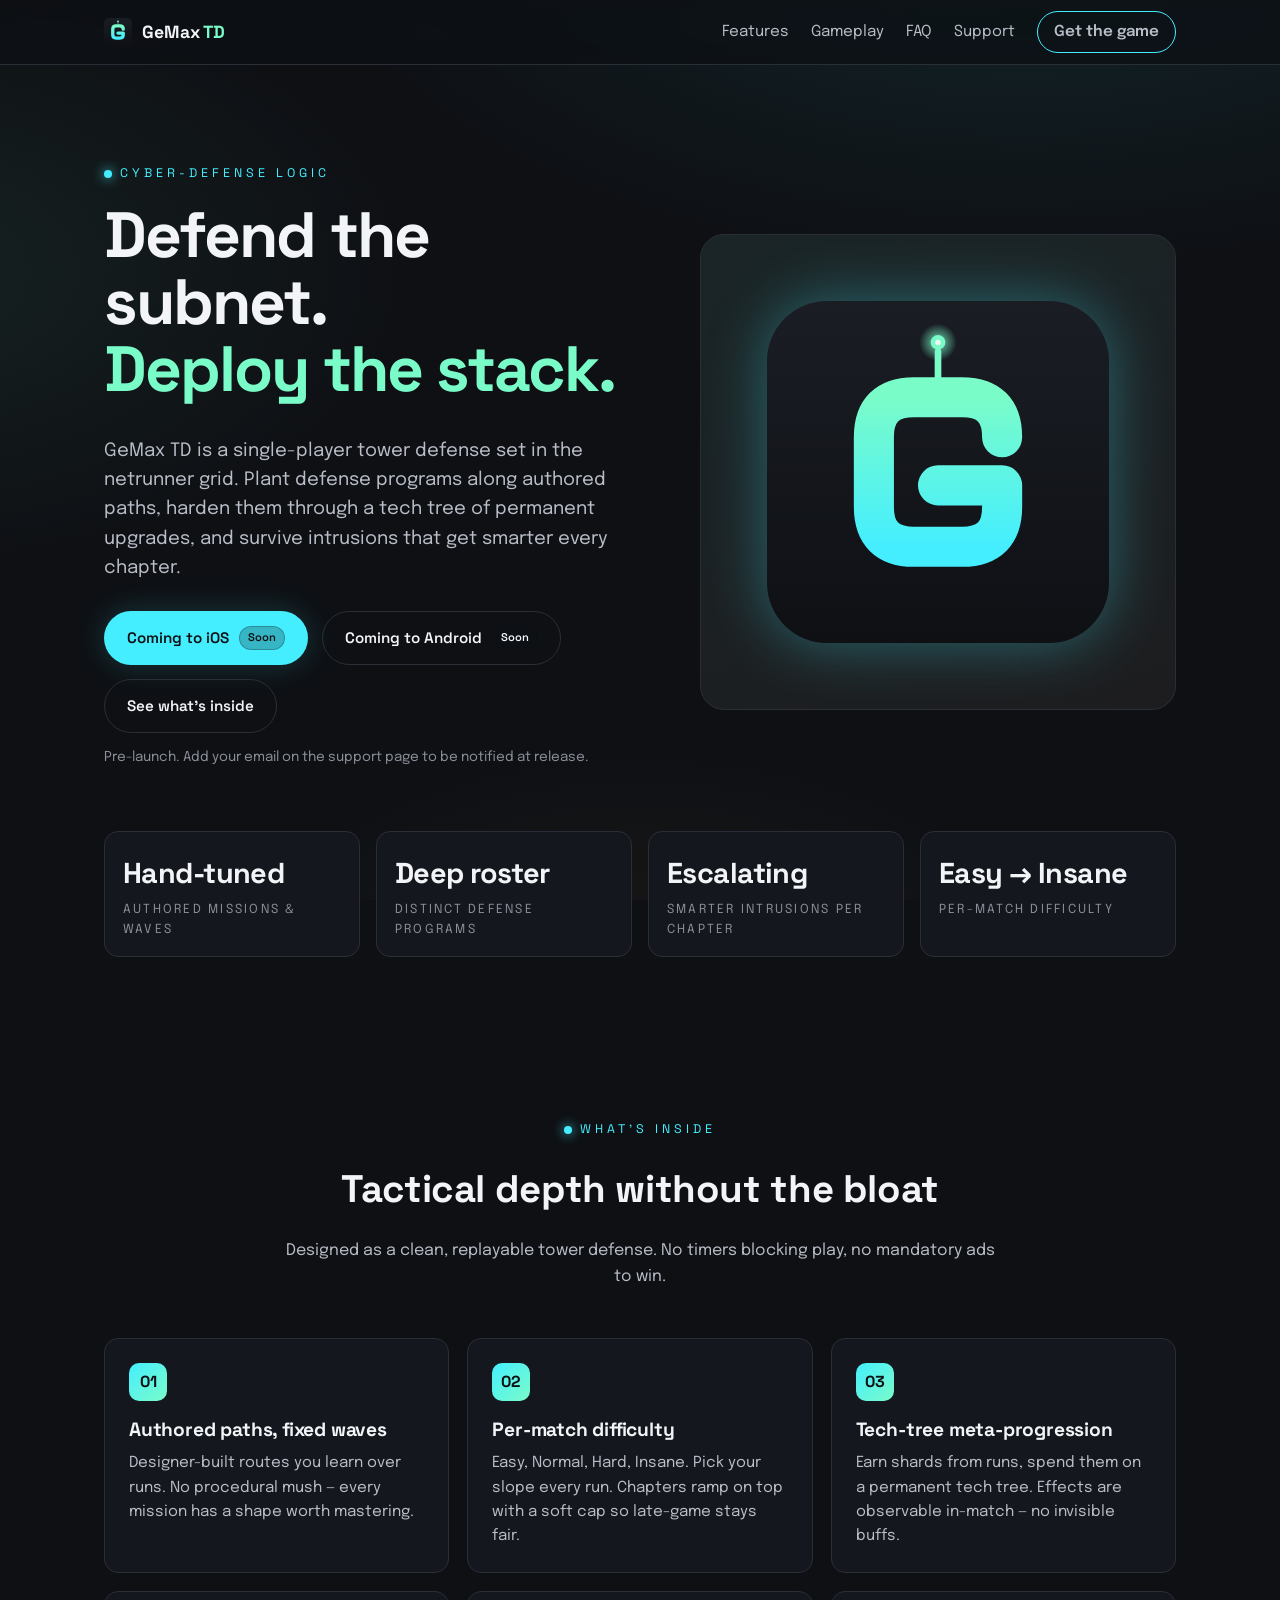
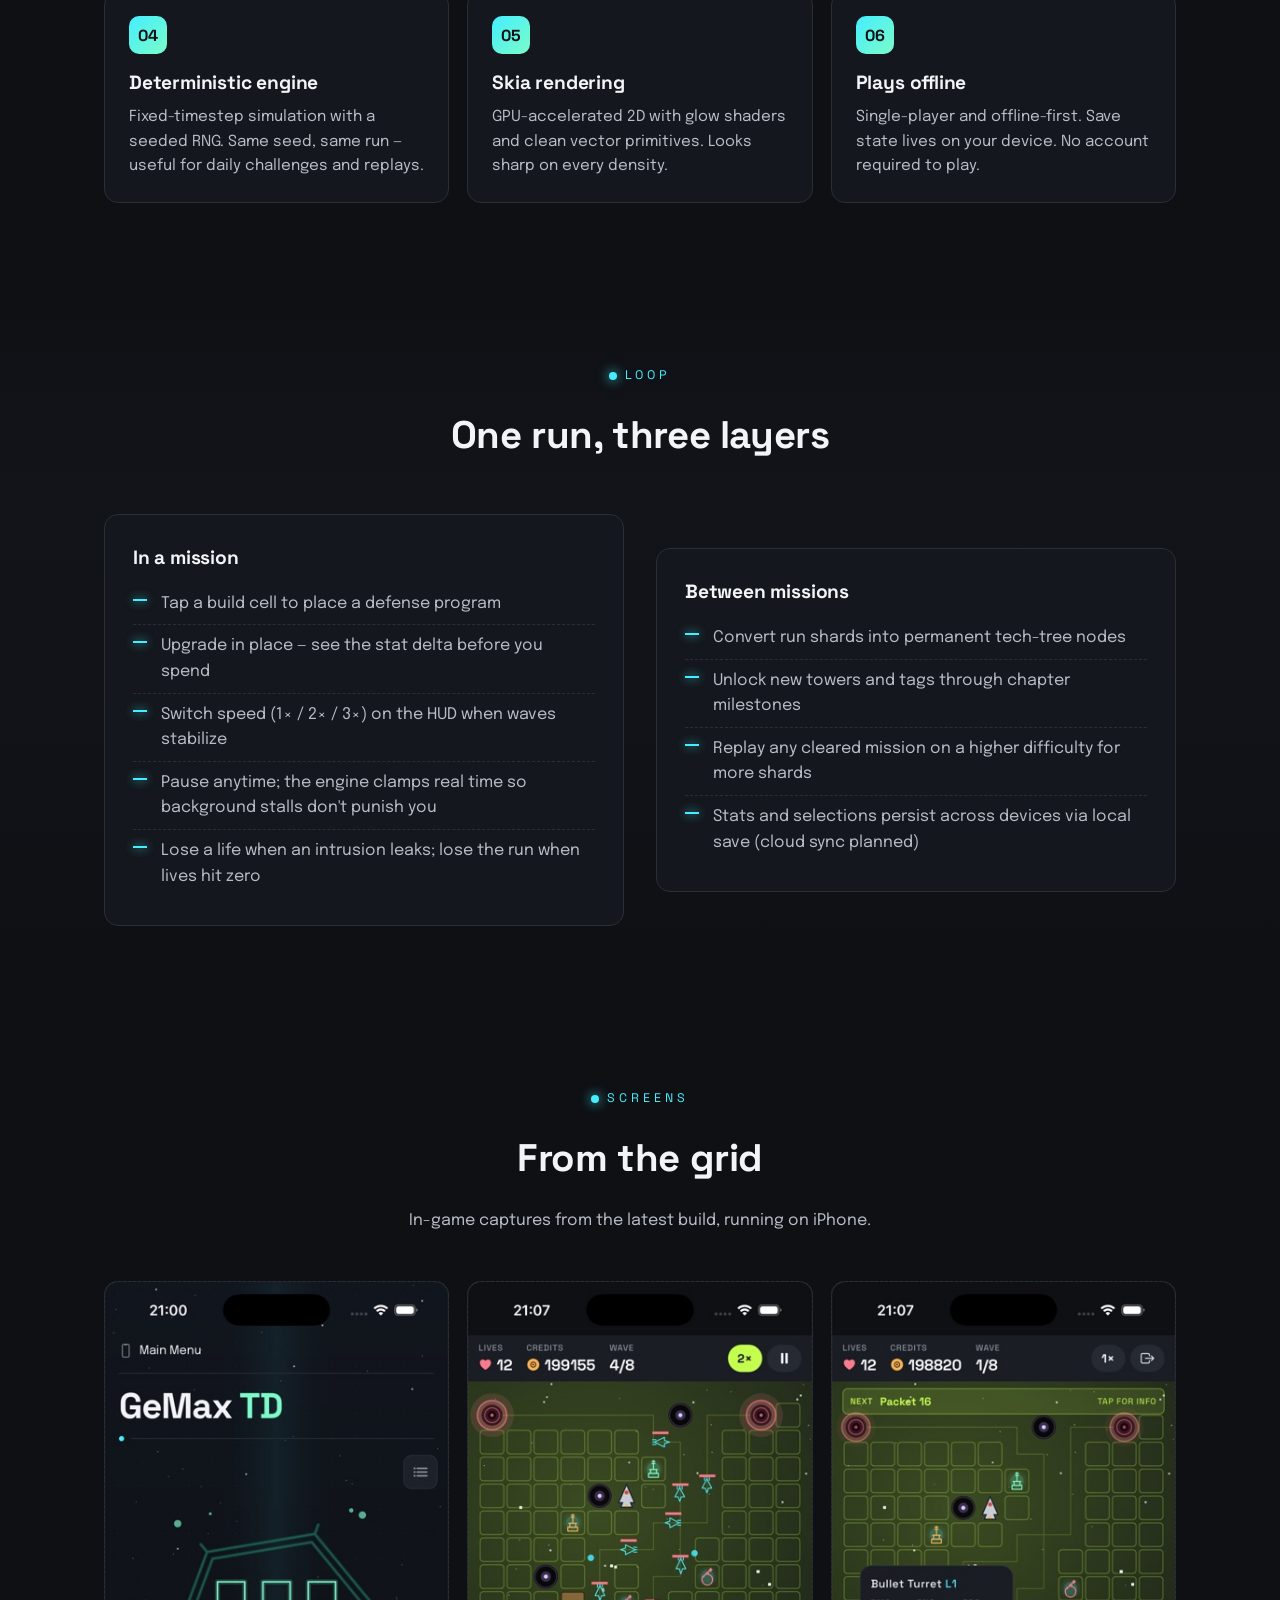
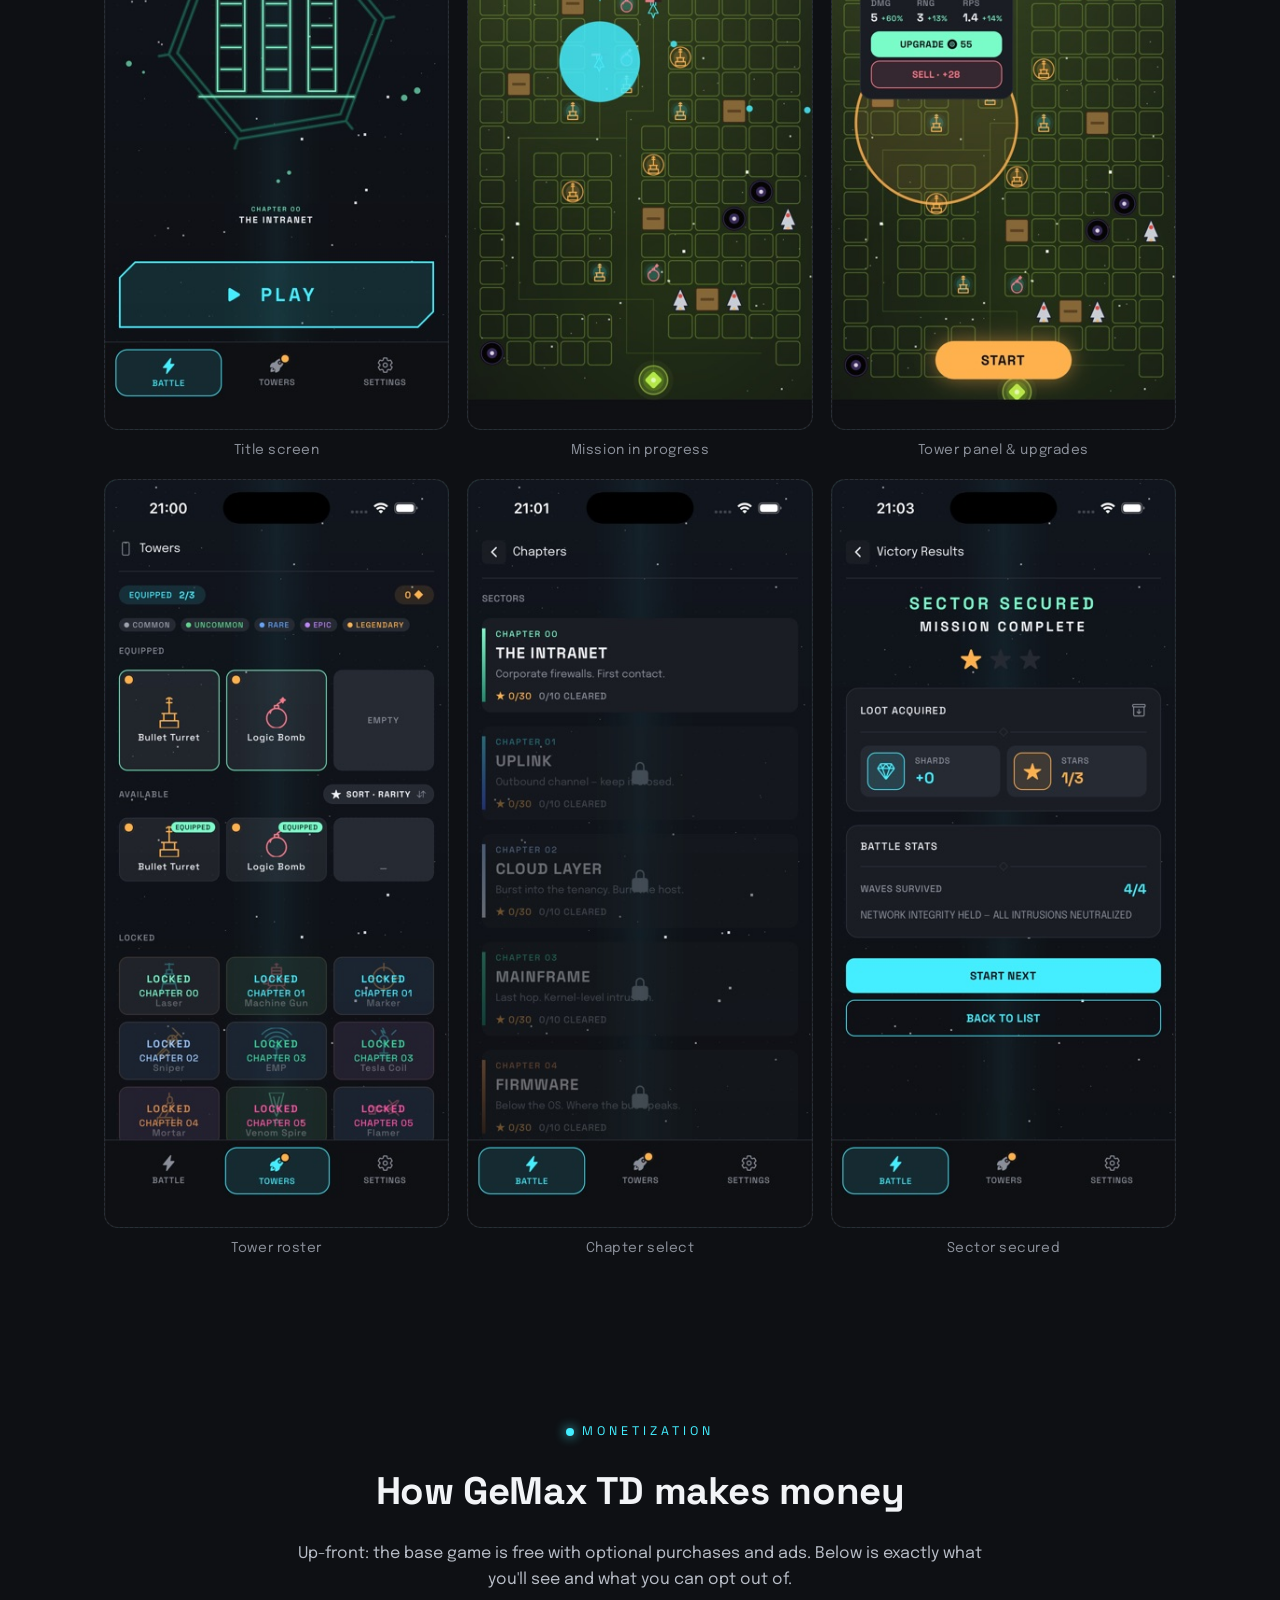
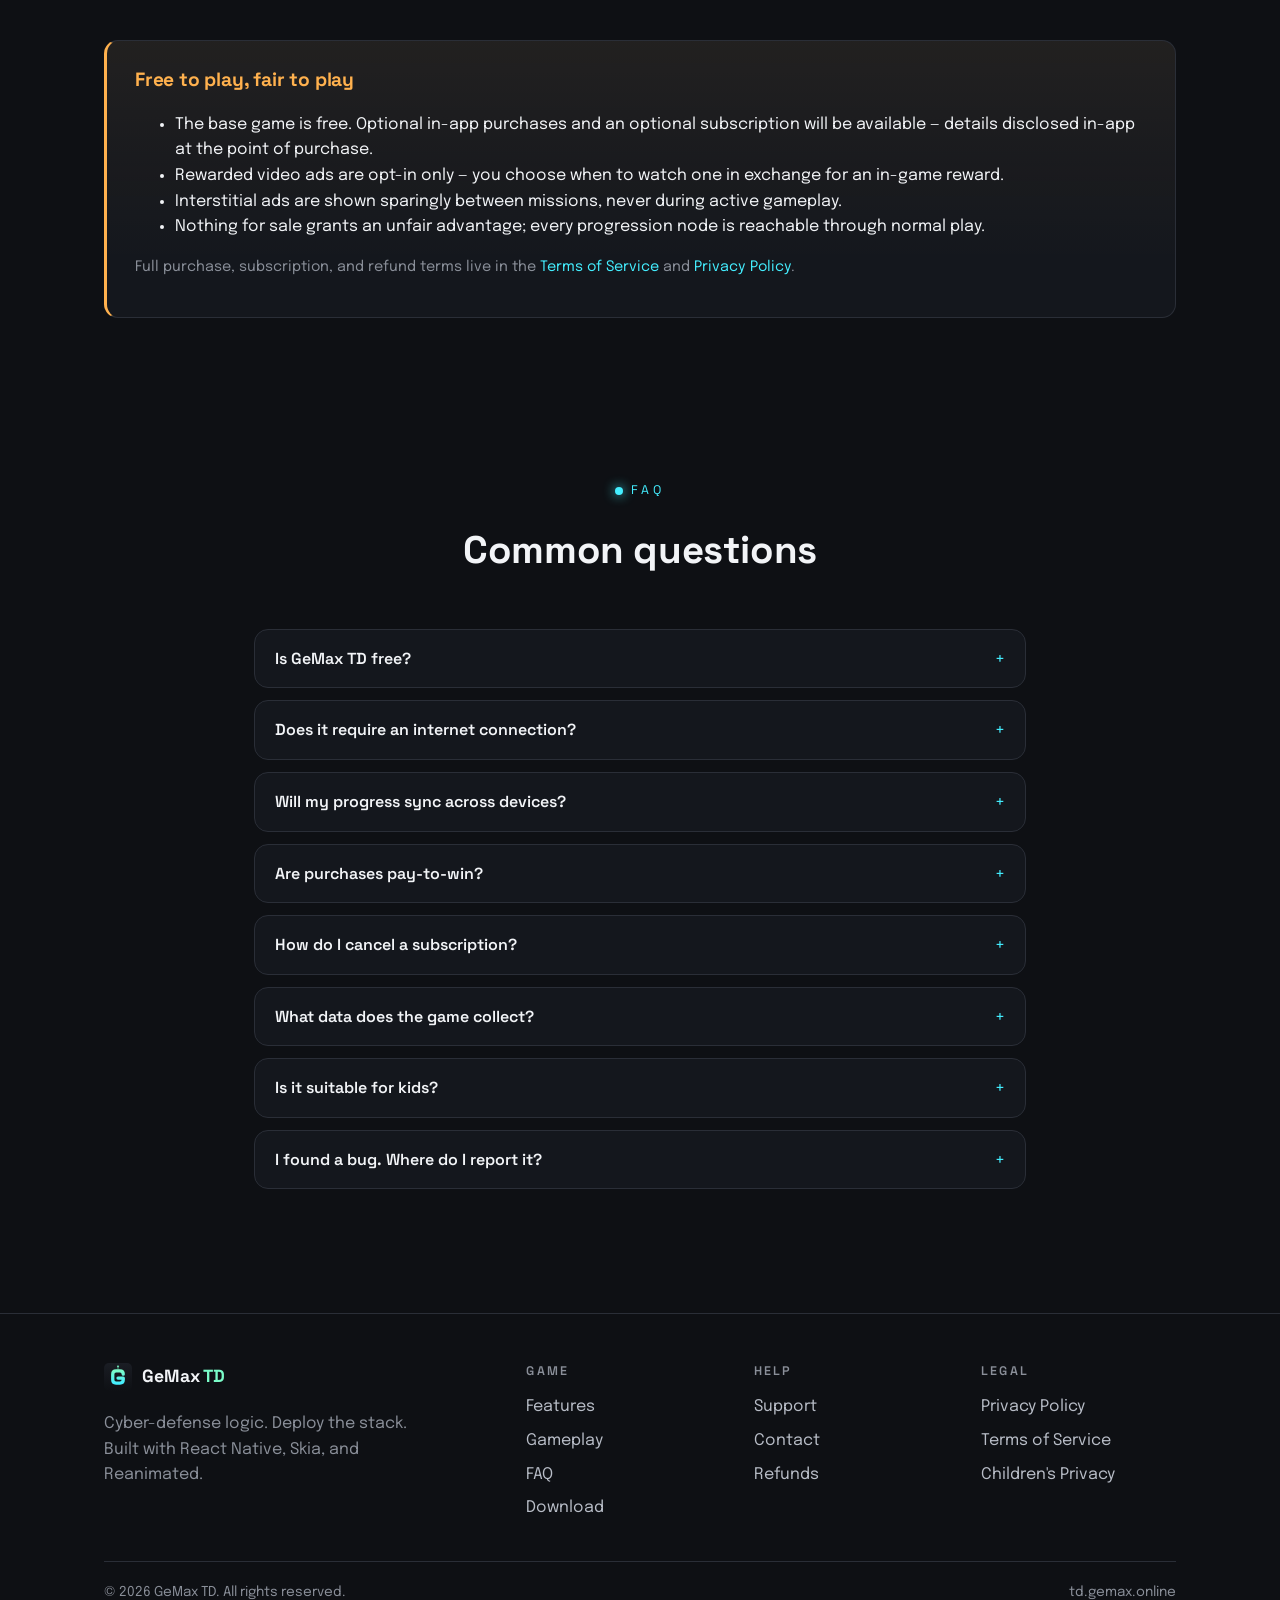
<file: index.html>
<!doctype html>
<html lang="en">
<head>
  <meta charset="utf-8" />
  <meta name="viewport" content="width=device-width, initial-scale=1, viewport-fit=cover" />
  <meta name="theme-color" content="#0E1014" />
  <title>GeMax TD — Cyberpunk Tower Defense</title>
  <meta name="description" content="GeMax TD is a cyberpunk netrunner tower defense game. Defend the subnet across hand-tuned missions, deploy a roster of defense programs, and outsmart escalating intrusions." />
  <link rel="canonical" href="https://td.gemax.online/" />
  <link rel="icon" href="assets/favicon.png" type="image/png" />
  <link rel="apple-touch-icon" href="assets/icon.png" />

  <!-- OpenGraph / social -->
  <meta property="og:title" content="GeMax TD — Cyberpunk Tower Defense" />
  <meta property="og:description" content="Defend the subnet. Deploy the stack. A cyberpunk single-player tower defense." />
  <meta property="og:type" content="website" />
  <meta property="og:url" content="https://td.gemax.online/" />
  <meta property="og:image" content="https://td.gemax.online/assets/splash.png" />
  <meta name="twitter:card" content="summary_large_image" />

  <link rel="preconnect" href="https://fonts.googleapis.com" />
  <link rel="preconnect" href="https://fonts.gstatic.com" crossorigin />
  <link href="https://fonts.googleapis.com/css2?family=Space+Grotesk:wght@500;700&family=Epilogue:wght@400;500;600&display=swap" rel="stylesheet" />
  <link rel="stylesheet" href="styles.css" />
</head>
<body>
  <a class="skip" href="#main">Skip to content</a>

  <header class="nav">
    <div class="container nav-inner">
      <a class="brand" href="/">
        <img src="assets/logo-mark.svg" alt="" />
        <span>GeMax <span class="td">TD</span></span>
      </a>
      <nav class="nav-links" aria-label="Primary">
        <a href="#features">Features</a>
        <a href="#gameplay">Gameplay</a>
        <a href="#faq">FAQ</a>
        <a href="support.html">Support</a>
        <a class="nav-cta" href="#download">Get the game</a>
      </nav>
    </div>
  </header>

  <main id="main">
    <!-- Hero -->
    <section class="hero">
      <div class="container hero-grid">
        <div>
          <span class="eyebrow">Cyber-defense logic</span>
          <h1>Defend the subnet.<br/><span class="accent">Deploy the stack.</span></h1>
          <p class="lead">
            GeMax TD is a single-player tower defense set in the netrunner grid. Plant defense programs along
            authored paths, harden them through a tech tree of permanent upgrades, and survive intrusions
            that get smarter every chapter.
          </p>
          <div class="cta-row" id="download">
            <a class="btn btn-primary" href="#download" aria-disabled="true">
              Coming to iOS
              <span class="pill">Soon</span>
            </a>
            <a class="btn btn-secondary" href="#download" aria-disabled="true">
              Coming to Android
              <span class="pill">Soon</span>
            </a>
            <a class="btn btn-secondary" href="#features">See what's inside</a>
          </div>
          <p class="muted" style="margin-top:14px;font-size:0.85rem;">
            Pre-launch. Add your email on the support page to be notified at release.
          </p>
        </div>
        <div class="hero-art" aria-hidden="true">
          <img src="assets/logo-mark.svg" alt="" />
        </div>
      </div>

      <div class="container">
        <div class="stats">
          <div class="stat"><div class="num">Hand-tuned</div><span class="label">Authored missions &amp; waves</span></div>
          <div class="stat"><div class="num">Deep roster</div><span class="label">Distinct defense programs</span></div>
          <div class="stat"><div class="num">Escalating</div><span class="label">Smarter intrusions per chapter</span></div>
          <div class="stat"><div class="num">Easy → Insane</div><span class="label">Per-match difficulty</span></div>
        </div>
      </div>
    </section>

    <!-- Features -->
    <section id="features">
      <div class="container">
        <div class="section-head">
          <span class="eyebrow">What's inside</span>
          <h2>Tactical depth without the bloat</h2>
          <p>Designed as a clean, replayable tower defense. No timers blocking play, no mandatory ads to win.</p>
        </div>

        <div class="cards">
          <div class="card">
            <div class="icon">01</div>
            <h3>Authored paths, fixed waves</h3>
            <p>Designer-built routes you learn over runs. No procedural mush — every mission has a shape worth mastering.</p>
          </div>
          <div class="card">
            <div class="icon">02</div>
            <h3>Per-match difficulty</h3>
            <p>Easy, Normal, Hard, Insane. Pick your slope every run. Chapters ramp on top with a soft cap so late-game stays fair.</p>
          </div>
          <div class="card">
            <div class="icon">03</div>
            <h3>Tech-tree meta-progression</h3>
            <p>Earn shards from runs, spend them on a permanent tech tree. Effects are observable in-match — no invisible buffs.</p>
          </div>
          <div class="card">
            <div class="icon">04</div>
            <h3>Deterministic engine</h3>
            <p>Fixed-timestep simulation with a seeded RNG. Same seed, same run — useful for daily challenges and replays.</p>
          </div>
          <div class="card">
            <div class="icon">05</div>
            <h3>Skia rendering</h3>
            <p>GPU-accelerated 2D with glow shaders and clean vector primitives. Looks sharp on every density.</p>
          </div>
          <div class="card">
            <div class="icon">06</div>
            <h3>Plays offline</h3>
            <p>Single-player and offline-first. Save state lives on your device. No account required to play.</p>
          </div>
        </div>
      </div>
    </section>

    <!-- Gameplay split -->
    <section id="gameplay" style="background: linear-gradient(180deg, transparent, rgba(20, 23, 29, 0.6) 30%, transparent);">
      <div class="container">
        <div class="section-head">
          <span class="eyebrow">Loop</span>
          <h2>One run, three layers</h2>
        </div>

        <div class="split">
          <div class="panel">
            <h3>In a mission</h3>
            <ul>
              <li>Tap a build cell to place a defense program</li>
              <li>Upgrade in place — see the stat delta before you spend</li>
              <li>Switch speed (1× / 2× / 3×) on the HUD when waves stabilize</li>
              <li>Pause anytime; the engine clamps real time so background stalls don't punish you</li>
              <li>Lose a life when an intrusion leaks; lose the run when lives hit zero</li>
            </ul>
          </div>
          <div class="panel">
            <h3>Between missions</h3>
            <ul>
              <li>Convert run shards into permanent tech-tree nodes</li>
              <li>Unlock new towers and tags through chapter milestones</li>
              <li>Replay any cleared mission on a higher difficulty for more shards</li>
              <li>Stats and selections persist across devices via local save (cloud sync planned)</li>
            </ul>
          </div>
        </div>
      </div>
    </section>

    <!-- Screenshots -->
    <section id="screenshots">
      <div class="container">
        <div class="section-head">
          <span class="eyebrow">Screens</span>
          <h2>From the grid</h2>
          <p>In-game captures from the latest build, running on iPhone.</p>
        </div>
        <div class="shots">
          <figure class="shot">
            <div class="shot-frame">
              <img src="assets/screenshots/title.jpg" alt="GeMax TD title screen with the chapter hero glyph and PLAY button" loading="lazy" />
            </div>
            <figcaption>Title screen</figcaption>
          </figure>
          <figure class="shot">
            <div class="shot-frame">
              <img src="assets/screenshots/mission.jpg" alt="Late-game mission running at 2× speed with an AOE blast and a dense tower layout" loading="lazy" />
            </div>
            <figcaption>Mission in progress</figcaption>
          </figure>
          <figure class="shot">
            <div class="shot-frame">
              <img src="assets/screenshots/tower-panel.jpg" alt="Tower panel showing damage, range, and rate-of-fire deltas before an upgrade is purchased" loading="lazy" />
            </div>
            <figcaption>Tower panel &amp; upgrades</figcaption>
          </figure>
          <figure class="shot">
            <div class="shot-frame">
              <img src="assets/screenshots/towers.jpg" alt="Tower roster screen showing equipped, available, and chapter-locked defense programs" loading="lazy" />
            </div>
            <figcaption>Tower roster</figcaption>
          </figure>
          <figure class="shot">
            <div class="shot-frame">
              <img src="assets/screenshots/chapters.jpg" alt="Chapter select listing sectors from The Intranet through Firmware with mission progress" loading="lazy" />
            </div>
            <figcaption>Chapter select</figcaption>
          </figure>
          <figure class="shot">
            <div class="shot-frame">
              <img src="assets/screenshots/victory.jpg" alt="Victory results screen — Sector Secured, mission complete, with stars and battle stats" loading="lazy" />
            </div>
            <figcaption>Sector secured</figcaption>
          </figure>
        </div>
      </div>
    </section>

    <!-- Monetization disclosure (App Store / Play Store transparency) -->
    <section id="monetization">
      <div class="container">
        <div class="section-head">
          <span class="eyebrow">Monetization</span>
          <h2>How GeMax TD makes money</h2>
          <p>Up-front: the base game is free with optional purchases and ads. Below is exactly what you'll see and what you can opt out of.</p>
        </div>

        <div class="disclosure">
          <h3>Free to play, fair to play</h3>
          <ul>
            <li>The base game is free. Optional in-app purchases and an optional subscription will be available — details disclosed in-app at the point of purchase.</li>
            <li>Rewarded video ads are opt-in only — you choose when to watch one in exchange for an in-game reward.</li>
            <li>Interstitial ads are shown sparingly between missions, never during active gameplay.</li>
            <li>Nothing for sale grants an unfair advantage; every progression node is reachable through normal play.</li>
          </ul>
          <p class="muted" style="margin-top:12px;font-size:0.9rem;">
            Full purchase, subscription, and refund terms live in the
            <a href="terms.html">Terms of Service</a> and
            <a href="privacy.html">Privacy Policy</a>.
          </p>
        </div>
      </div>
    </section>

    <!-- FAQ -->
    <section id="faq" class="faq">
      <div class="container" style="max-width: 820px;">
        <div class="section-head">
          <span class="eyebrow">FAQ</span>
          <h2>Common questions</h2>
        </div>

        <details>
          <summary>Is GeMax TD free?</summary>
          <p>Yes. The base game is free to download and play. Optional in-app purchases and an optional subscription are available, and rewarded video ads are opt-in.</p>
        </details>
        <details>
          <summary>Does it require an internet connection?</summary>
          <p>No. Missions, the tech tree, and the save state run fully on-device. A connection is required only to download updates, watch rewarded ads, and verify in-app purchases.</p>
        </details>
        <details>
          <summary>Will my progress sync across devices?</summary>
          <p>At launch, save data is local. Cloud save is on the roadmap and will be opt-in.</p>
        </details>
        <details>
          <summary>Are purchases pay-to-win?</summary>
          <p>No. Optional purchases never grant an unfair advantage — every progression node is reachable through normal play.</p>
        </details>
        <details>
          <summary>How do I cancel a subscription?</summary>
          <p>Manage and cancel from your platform's subscription settings: <strong>iOS</strong> — Settings → Apple ID → Subscriptions. <strong>Android</strong> — Play Store → Profile → Payments &amp; subscriptions → Subscriptions. Cancellation stops the next renewal; current period continues until expiry.</p>
        </details>
        <details>
          <summary>What data does the game collect?</summary>
          <p>Crash logs, anonymous gameplay analytics, and (with consent) advertising identifiers used to serve ads. You can opt out of personalized ads in-app and at the OS level. See the <a href="privacy.html">Privacy Policy</a> for the full breakdown.</p>
        </details>
        <details>
          <summary>Is it suitable for kids?</summary>
          <p>The game is rated for a general audience but is not specifically directed at children under 13. We do not knowingly collect personal data from children. If you believe a child has created an account or made a purchase without consent, contact <a href="mailto:contact@gemax.online">contact@gemax.online</a>.</p>
        </details>
        <details>
          <summary>I found a bug. Where do I report it?</summary>
          <p>Email <a href="mailto:contact@gemax.online">contact@gemax.online</a> with your device, OS version, and a brief description. See <a href="support.html">Support</a> for what to include.</p>
        </details>
      </div>
    </section>
  </main>

  <footer>
    <div class="container">
      <div class="footer-grid">
        <div>
          <a class="brand" href="/">
            <img src="assets/logo-mark.svg" alt="" />
            <span>GeMax <span class="td">TD</span></span>
          </a>
          <p class="muted" style="margin-top: 12px; max-width: 36ch;">
            Cyber-defense logic. Deploy the stack. Built with React Native, Skia, and Reanimated.
          </p>
        </div>
        <div>
          <h4>Game</h4>
          <ul>
            <li><a href="#features">Features</a></li>
            <li><a href="#gameplay">Gameplay</a></li>
            <li><a href="#faq">FAQ</a></li>
            <li><a href="#download">Download</a></li>
          </ul>
        </div>
        <div>
          <h4>Help</h4>
          <ul>
            <li><a href="support.html">Support</a></li>
            <li><a href="mailto:contact@gemax.online">Contact</a></li>
            <li><a href="support.html#refunds">Refunds</a></li>
          </ul>
        </div>
        <div>
          <h4>Legal</h4>
          <ul>
            <li><a href="privacy.html">Privacy Policy</a></li>
            <li><a href="terms.html">Terms of Service</a></li>
            <li><a href="privacy.html#children">Children's Privacy</a></li>
          </ul>
        </div>
      </div>
      <div class="footer-meta">
        <span>© <span id="year">2026</span> GeMax TD. All rights reserved.</span>
        <span>td.gemax.online</span>
      </div>
    </div>
  </footer>

  <script>
    document.getElementById('year').textContent = new Date().getFullYear();
  </script>
</body>
</html>
</file>
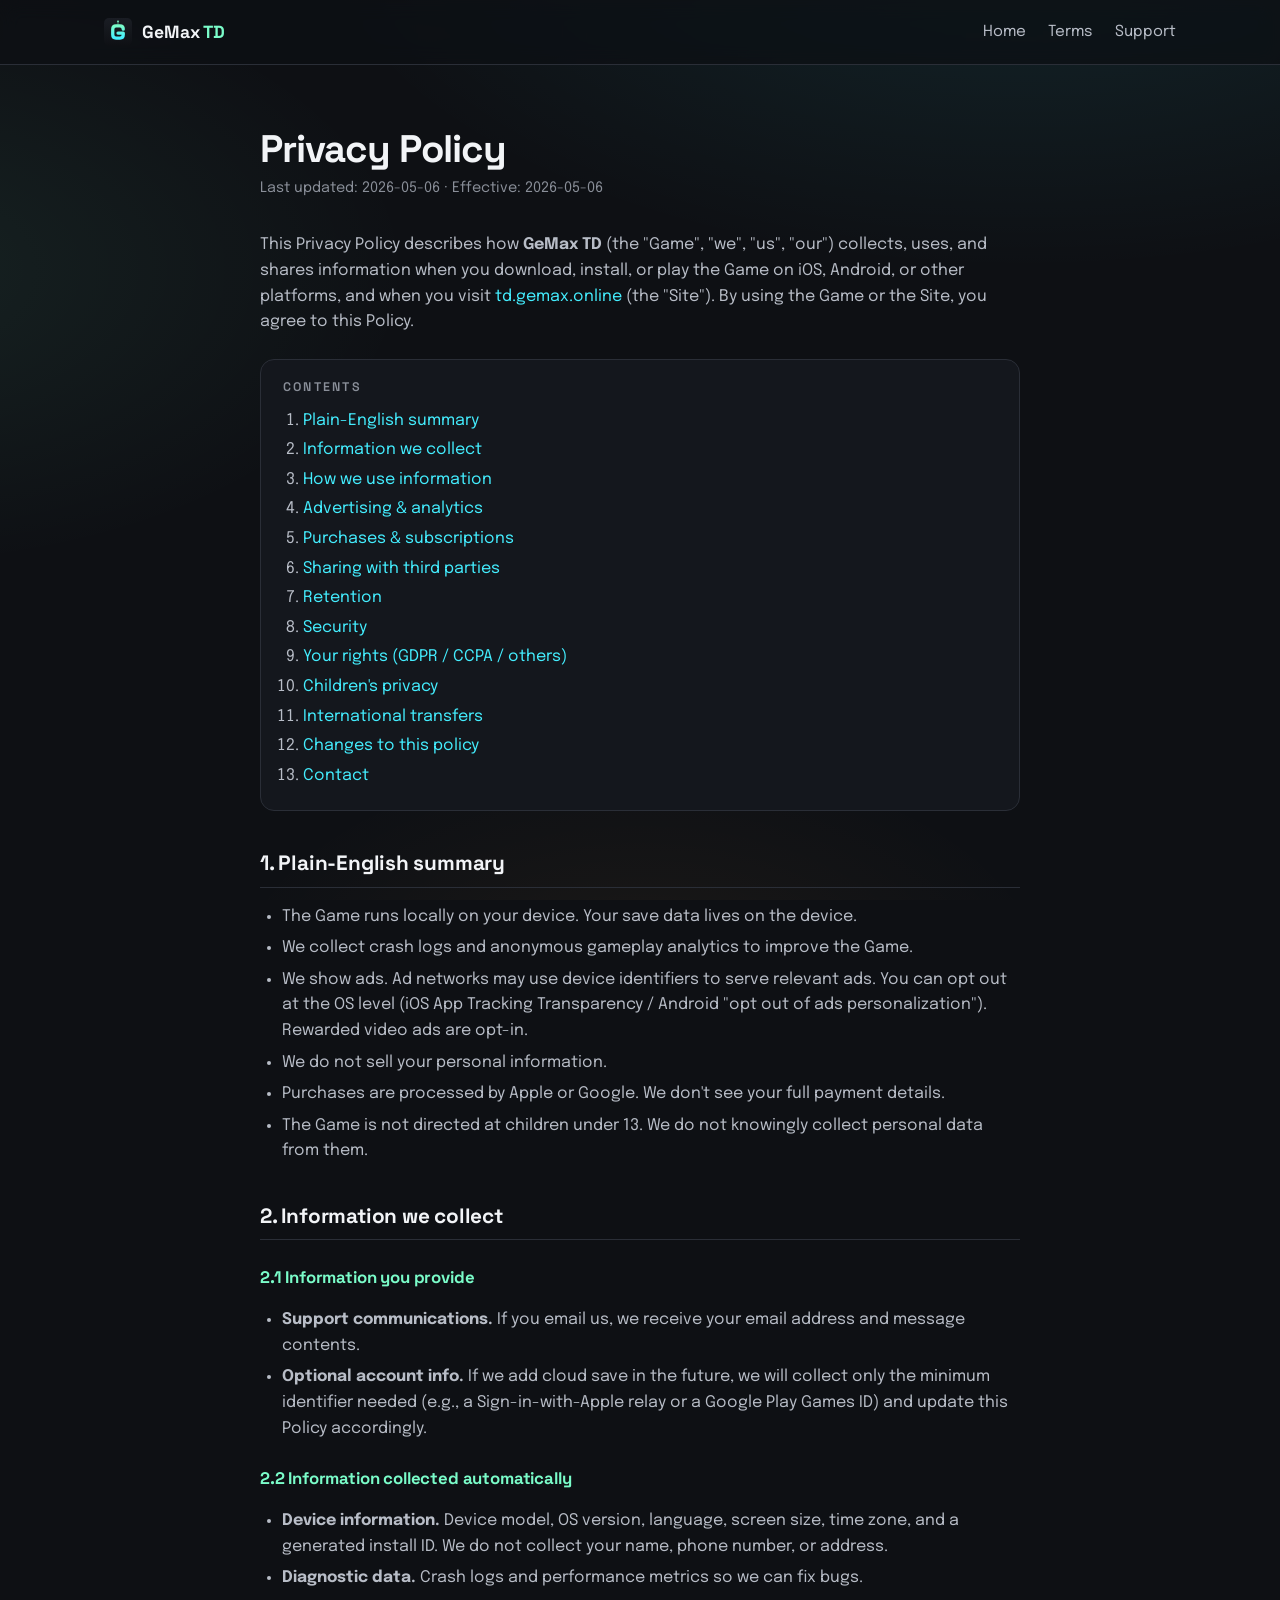
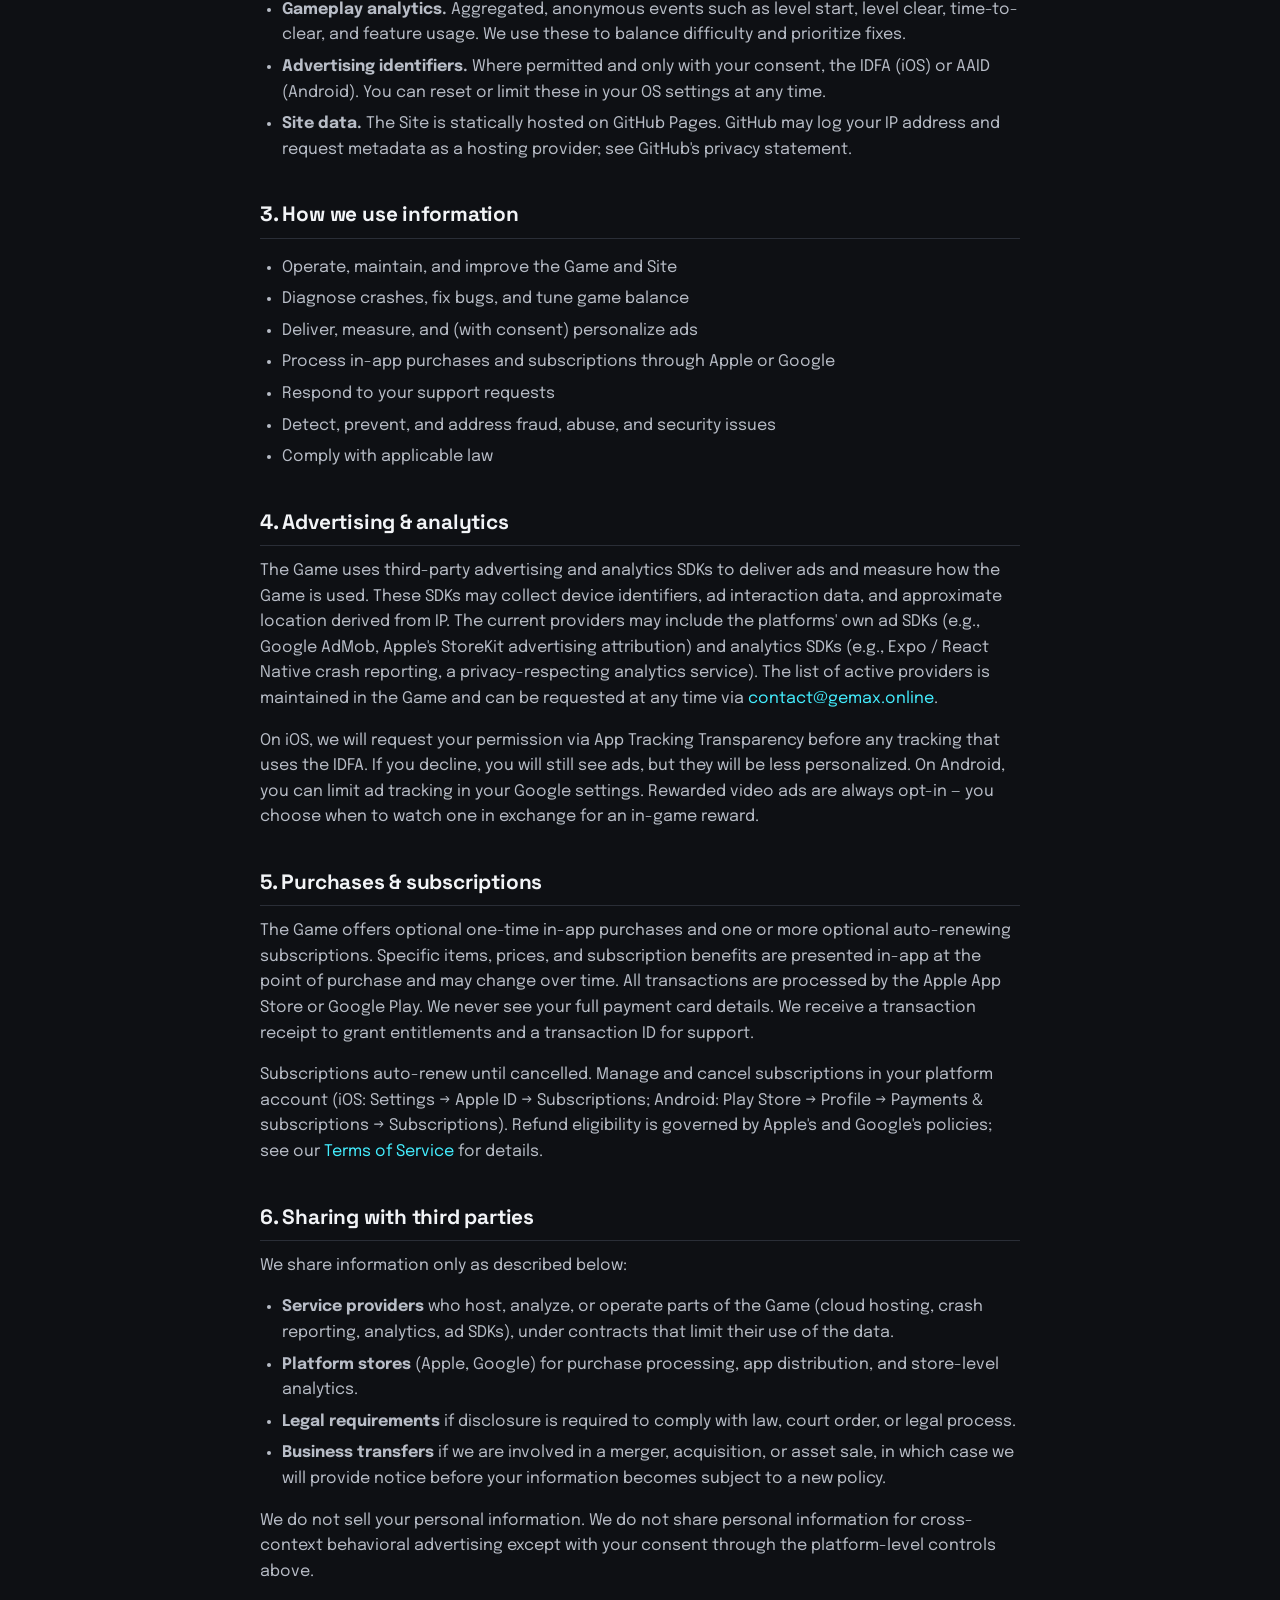
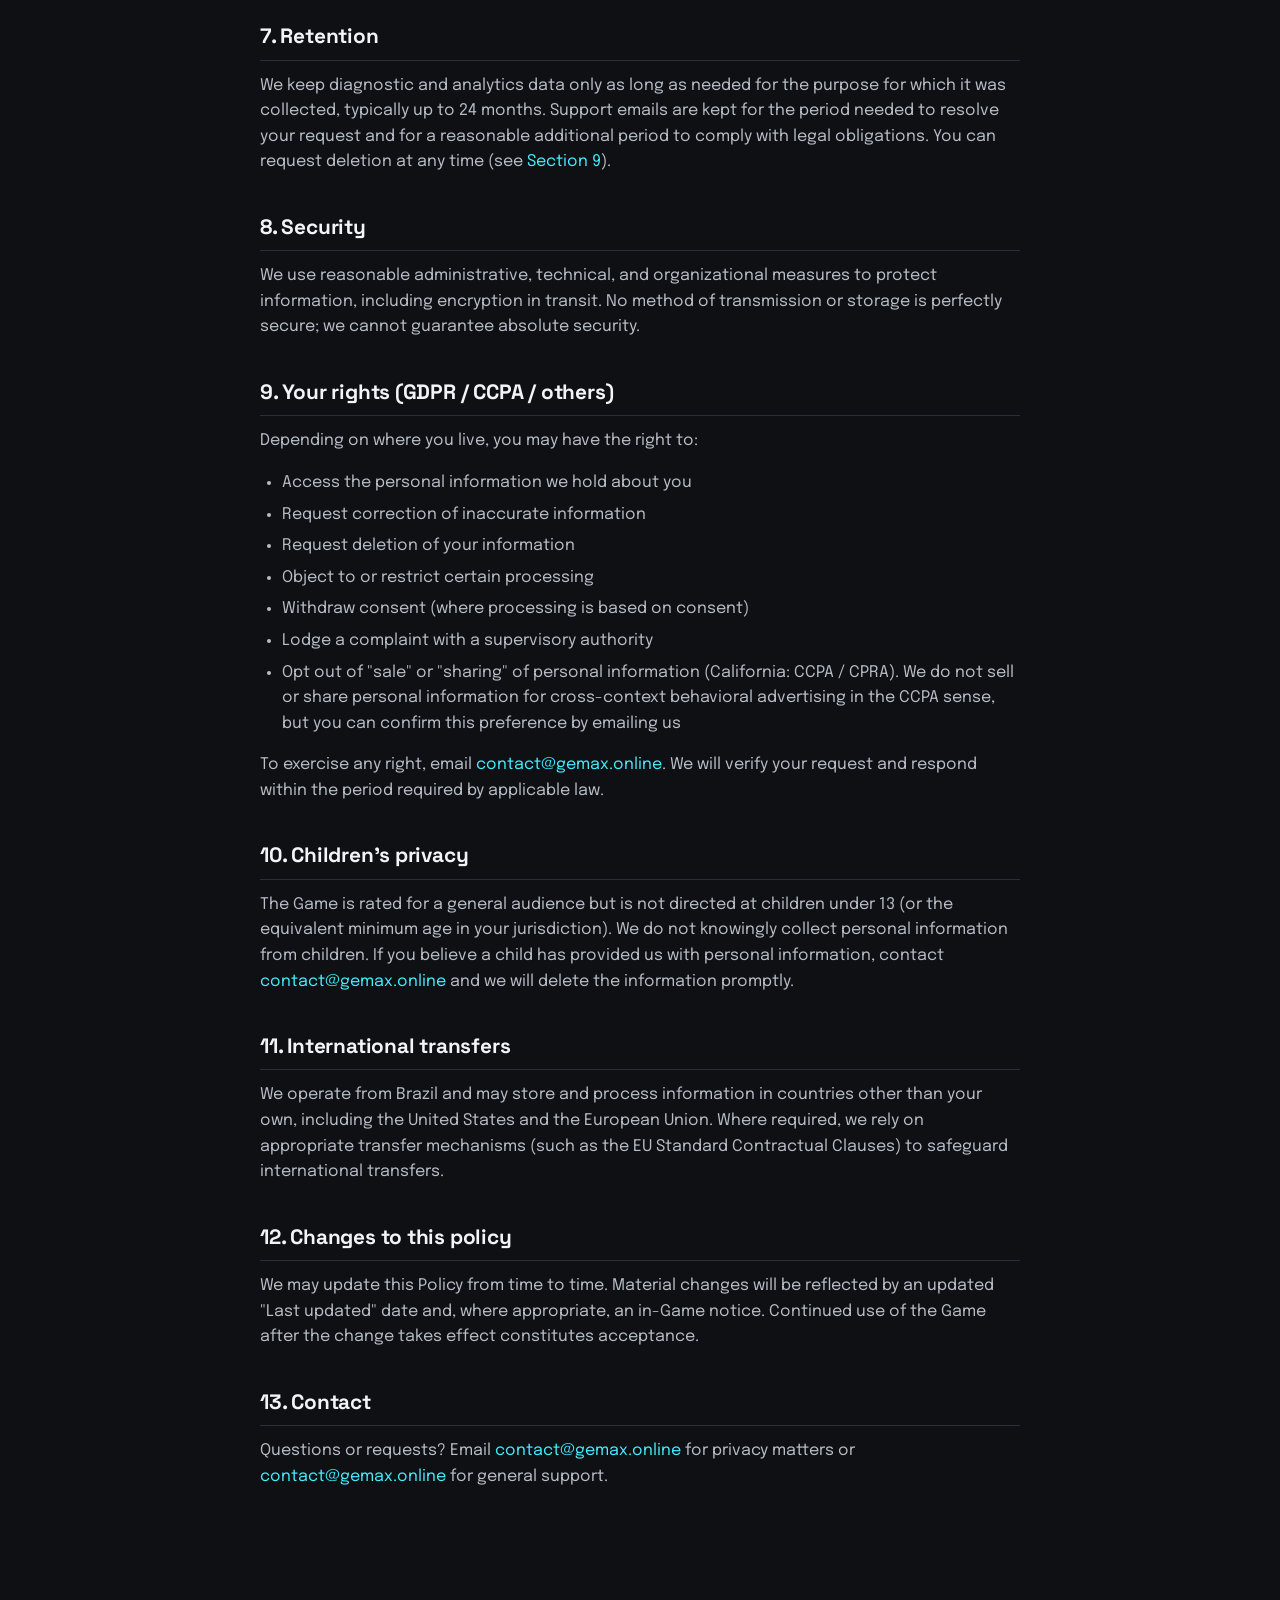
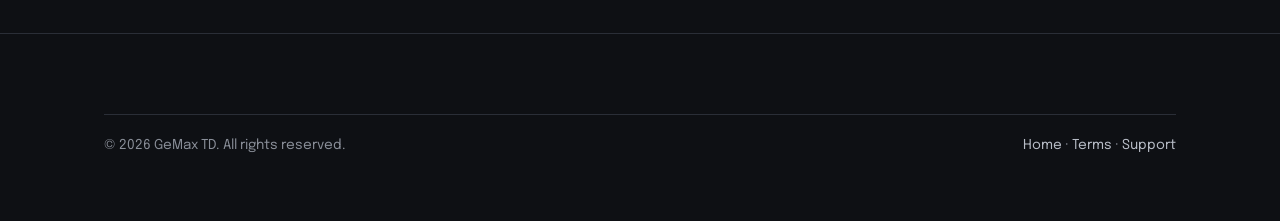
<file: privacy.html>
<!doctype html>
<html lang="en">
<head>
  <meta charset="utf-8" />
  <meta name="viewport" content="width=device-width, initial-scale=1, viewport-fit=cover" />
  <meta name="theme-color" content="#0E1014" />
  <title>Privacy Policy — GeMax TD</title>
  <meta name="description" content="GeMax TD privacy policy: what data we collect, why, who we share it with, and your rights under GDPR, CCPA, and COPPA." />
  <link rel="canonical" href="https://td.gemax.online/privacy.html" />
  <link rel="icon" href="assets/favicon.png" type="image/png" />
  <link rel="preconnect" href="https://fonts.googleapis.com" />
  <link rel="preconnect" href="https://fonts.gstatic.com" crossorigin />
  <link href="https://fonts.googleapis.com/css2?family=Space+Grotesk:wght@500;700&family=Epilogue:wght@400;500;600&display=swap" rel="stylesheet" />
  <link rel="stylesheet" href="styles.css" />
</head>
<body>
  <header class="nav">
    <div class="container nav-inner">
      <a class="brand" href="/">
        <img src="assets/logo-mark.svg" alt="" />
        <span>GeMax <span class="td">TD</span></span>
      </a>
      <nav class="nav-links" aria-label="Primary">
        <a href="/">Home</a>
        <a href="terms.html">Terms</a>
        <a href="support.html">Support</a>
      </nav>
    </div>
  </header>

  <main class="container">
    <article class="legal">
      <h1>Privacy Policy</h1>
      <p class="updated">Last updated: 2026-05-06 · Effective: 2026-05-06</p>

      <p>
        This Privacy Policy describes how <strong>GeMax TD</strong> (the "Game", "we", "us", "our") collects,
        uses, and shares information when you download, install, or play the Game on iOS, Android, or other
        platforms, and when you visit <a href="https://td.gemax.online/">td.gemax.online</a> (the "Site").
        By using the Game or the Site, you agree to this Policy.
      </p>

      <div class="toc">
        <h4>Contents</h4>
        <ol>
          <li><a href="#summary">Plain-English summary</a></li>
          <li><a href="#data">Information we collect</a></li>
          <li><a href="#use">How we use information</a></li>
          <li><a href="#ads">Advertising &amp; analytics</a></li>
          <li><a href="#iap">Purchases &amp; subscriptions</a></li>
          <li><a href="#sharing">Sharing with third parties</a></li>
          <li><a href="#retention">Retention</a></li>
          <li><a href="#security">Security</a></li>
          <li><a href="#rights">Your rights (GDPR / CCPA / others)</a></li>
          <li><a href="#children">Children's privacy</a></li>
          <li><a href="#international">International transfers</a></li>
          <li><a href="#changes">Changes to this policy</a></li>
          <li><a href="#contact">Contact</a></li>
        </ol>
      </div>

      <h2 id="summary">1. Plain-English summary</h2>
      <ul>
        <li>The Game runs locally on your device. Your save data lives on the device.</li>
        <li>We collect crash logs and anonymous gameplay analytics to improve the Game.</li>
        <li>We show ads. Ad networks may use device identifiers to serve relevant ads. You can opt out at the OS level (iOS App Tracking Transparency / Android "opt out of ads personalization"). Rewarded video ads are opt-in.</li>
        <li>We do not sell your personal information.</li>
        <li>Purchases are processed by Apple or Google. We don't see your full payment details.</li>
        <li>The Game is not directed at children under 13. We do not knowingly collect personal data from them.</li>
      </ul>

      <h2 id="data">2. Information we collect</h2>

      <h3>2.1 Information you provide</h3>
      <ul>
        <li><strong>Support communications.</strong> If you email us, we receive your email address and message contents.</li>
        <li><strong>Optional account info.</strong> If we add cloud save in the future, we will collect only the minimum identifier needed (e.g., a Sign-in-with-Apple relay or a Google Play Games ID) and update this Policy accordingly.</li>
      </ul>

      <h3>2.2 Information collected automatically</h3>
      <ul>
        <li><strong>Device information.</strong> Device model, OS version, language, screen size, time zone, and a generated install ID. We do not collect your name, phone number, or address.</li>
        <li><strong>Diagnostic data.</strong> Crash logs and performance metrics so we can fix bugs.</li>
        <li><strong>Gameplay analytics.</strong> Aggregated, anonymous events such as level start, level clear, time-to-clear, and feature usage. We use these to balance difficulty and prioritize fixes.</li>
        <li><strong>Advertising identifiers.</strong> Where permitted and only with your consent, the IDFA (iOS) or AAID (Android). You can reset or limit these in your OS settings at any time.</li>
        <li><strong>Site data.</strong> The Site is statically hosted on GitHub Pages. GitHub may log your IP address and request metadata as a hosting provider; see GitHub's privacy statement.</li>
      </ul>

      <h2 id="use">3. How we use information</h2>
      <ul>
        <li>Operate, maintain, and improve the Game and Site</li>
        <li>Diagnose crashes, fix bugs, and tune game balance</li>
        <li>Deliver, measure, and (with consent) personalize ads</li>
        <li>Process in-app purchases and subscriptions through Apple or Google</li>
        <li>Respond to your support requests</li>
        <li>Detect, prevent, and address fraud, abuse, and security issues</li>
        <li>Comply with applicable law</li>
      </ul>

      <h2 id="ads">4. Advertising &amp; analytics</h2>
      <p>
        The Game uses third-party advertising and analytics SDKs to deliver ads and measure how the Game is
        used. These SDKs may collect device identifiers, ad interaction data, and approximate location
        derived from IP. The current providers may include the platforms' own ad SDKs (e.g., Google AdMob,
        Apple's StoreKit advertising attribution) and analytics SDKs (e.g., Expo / React Native crash
        reporting, a privacy-respecting analytics service). The list of active providers is maintained in
        the Game and can be requested at any time via <a href="mailto:contact@gemax.online">contact@gemax.online</a>.
      </p>
      <p>
        On iOS, we will request your permission via App Tracking Transparency before any tracking that uses
        the IDFA. If you decline, you will still see ads, but they will be less personalized. On Android,
        you can limit ad tracking in your Google settings. Rewarded video ads are always opt-in — you choose
        when to watch one in exchange for an in-game reward.
      </p>

      <h2 id="iap">5. Purchases &amp; subscriptions</h2>
      <p>
        The Game offers optional one-time in-app purchases and one or more optional auto-renewing
        subscriptions. Specific items, prices, and subscription benefits are presented in-app at the point
        of purchase and may change over time. All transactions are processed by the Apple App Store or
        Google Play. We never see your full payment card details. We receive a transaction receipt to
        grant entitlements and a transaction ID for support.
      </p>
      <p>
        Subscriptions auto-renew until cancelled. Manage and cancel subscriptions in your platform account
        (iOS: Settings → Apple ID → Subscriptions; Android: Play Store → Profile → Payments &amp;
        subscriptions → Subscriptions). Refund eligibility is governed by Apple's and Google's policies; see
        our <a href="terms.html#subscriptions">Terms of Service</a> for details.
      </p>

      <h2 id="sharing">6. Sharing with third parties</h2>
      <p>We share information only as described below:</p>
      <ul>
        <li><strong>Service providers</strong> who host, analyze, or operate parts of the Game (cloud hosting, crash reporting, analytics, ad SDKs), under contracts that limit their use of the data.</li>
        <li><strong>Platform stores</strong> (Apple, Google) for purchase processing, app distribution, and store-level analytics.</li>
        <li><strong>Legal requirements</strong> if disclosure is required to comply with law, court order, or legal process.</li>
        <li><strong>Business transfers</strong> if we are involved in a merger, acquisition, or asset sale, in which case we will provide notice before your information becomes subject to a new policy.</li>
      </ul>
      <p>We do not sell your personal information. We do not share personal information for cross-context behavioral advertising except with your consent through the platform-level controls above.</p>

      <h2 id="retention">7. Retention</h2>
      <p>
        We keep diagnostic and analytics data only as long as needed for the purpose for which it was
        collected, typically up to 24 months. Support emails are kept for the period needed to resolve your
        request and for a reasonable additional period to comply with legal obligations. You can request
        deletion at any time (see <a href="#rights">Section 9</a>).
      </p>

      <h2 id="security">8. Security</h2>
      <p>
        We use reasonable administrative, technical, and organizational measures to protect information,
        including encryption in transit. No method of transmission or storage is perfectly secure; we cannot
        guarantee absolute security.
      </p>

      <h2 id="rights">9. Your rights (GDPR / CCPA / others)</h2>
      <p>Depending on where you live, you may have the right to:</p>
      <ul>
        <li>Access the personal information we hold about you</li>
        <li>Request correction of inaccurate information</li>
        <li>Request deletion of your information</li>
        <li>Object to or restrict certain processing</li>
        <li>Withdraw consent (where processing is based on consent)</li>
        <li>Lodge a complaint with a supervisory authority</li>
        <li>Opt out of "sale" or "sharing" of personal information (California: CCPA / CPRA). We do not sell or share personal information for cross-context behavioral advertising in the CCPA sense, but you can confirm this preference by emailing us</li>
      </ul>
      <p>
        To exercise any right, email <a href="mailto:contact@gemax.online">contact@gemax.online</a>. We will
        verify your request and respond within the period required by applicable law.
      </p>

      <h2 id="children">10. Children's privacy</h2>
      <p>
        The Game is rated for a general audience but is not directed at children under 13 (or the equivalent
        minimum age in your jurisdiction). We do not knowingly collect personal information from children.
        If you believe a child has provided us with personal information, contact
        <a href="mailto:contact@gemax.online">contact@gemax.online</a> and we will delete the information
        promptly.
      </p>

      <h2 id="international">11. International transfers</h2>
      <p>
        We operate from Brazil and may store and process information in countries other than your own,
        including the United States and the European Union. Where required, we rely on appropriate transfer
        mechanisms (such as the EU Standard Contractual Clauses) to safeguard international transfers.
      </p>

      <h2 id="changes">12. Changes to this policy</h2>
      <p>
        We may update this Policy from time to time. Material changes will be reflected by an updated
        "Last updated" date and, where appropriate, an in-Game notice. Continued use of the Game after the
        change takes effect constitutes acceptance.
      </p>

      <h2 id="contact">13. Contact</h2>
      <p>
        Questions or requests? Email <a href="mailto:contact@gemax.online">contact@gemax.online</a> for
        privacy matters or <a href="mailto:contact@gemax.online">contact@gemax.online</a> for general
        support.
      </p>
    </article>
  </main>

  <footer>
    <div class="container">
      <div class="footer-meta">
        <span>© <span id="year">2026</span> GeMax TD. All rights reserved.</span>
        <span><a href="/">Home</a> · <a href="terms.html">Terms</a> · <a href="support.html">Support</a></span>
      </div>
    </div>
  </footer>
  <script>document.getElementById('year').textContent = new Date().getFullYear();</script>
</body>
</html>
</file>
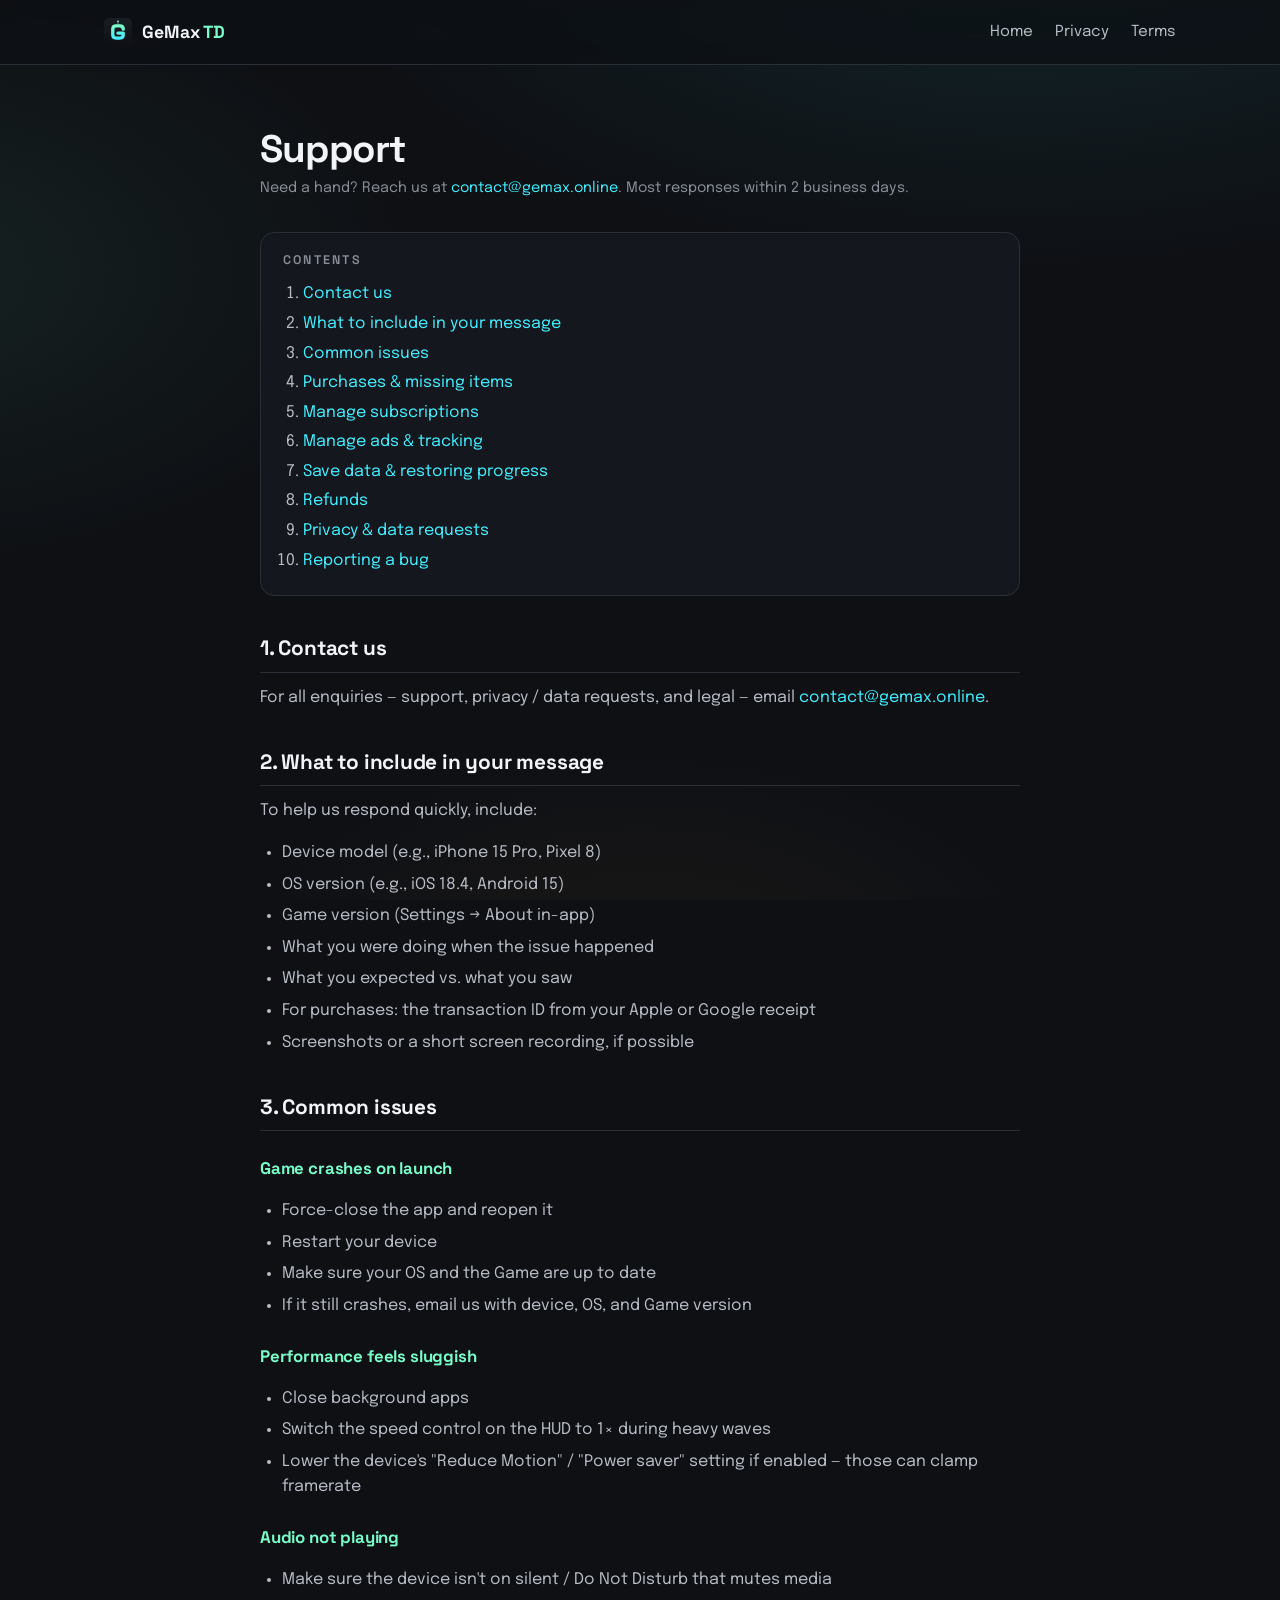
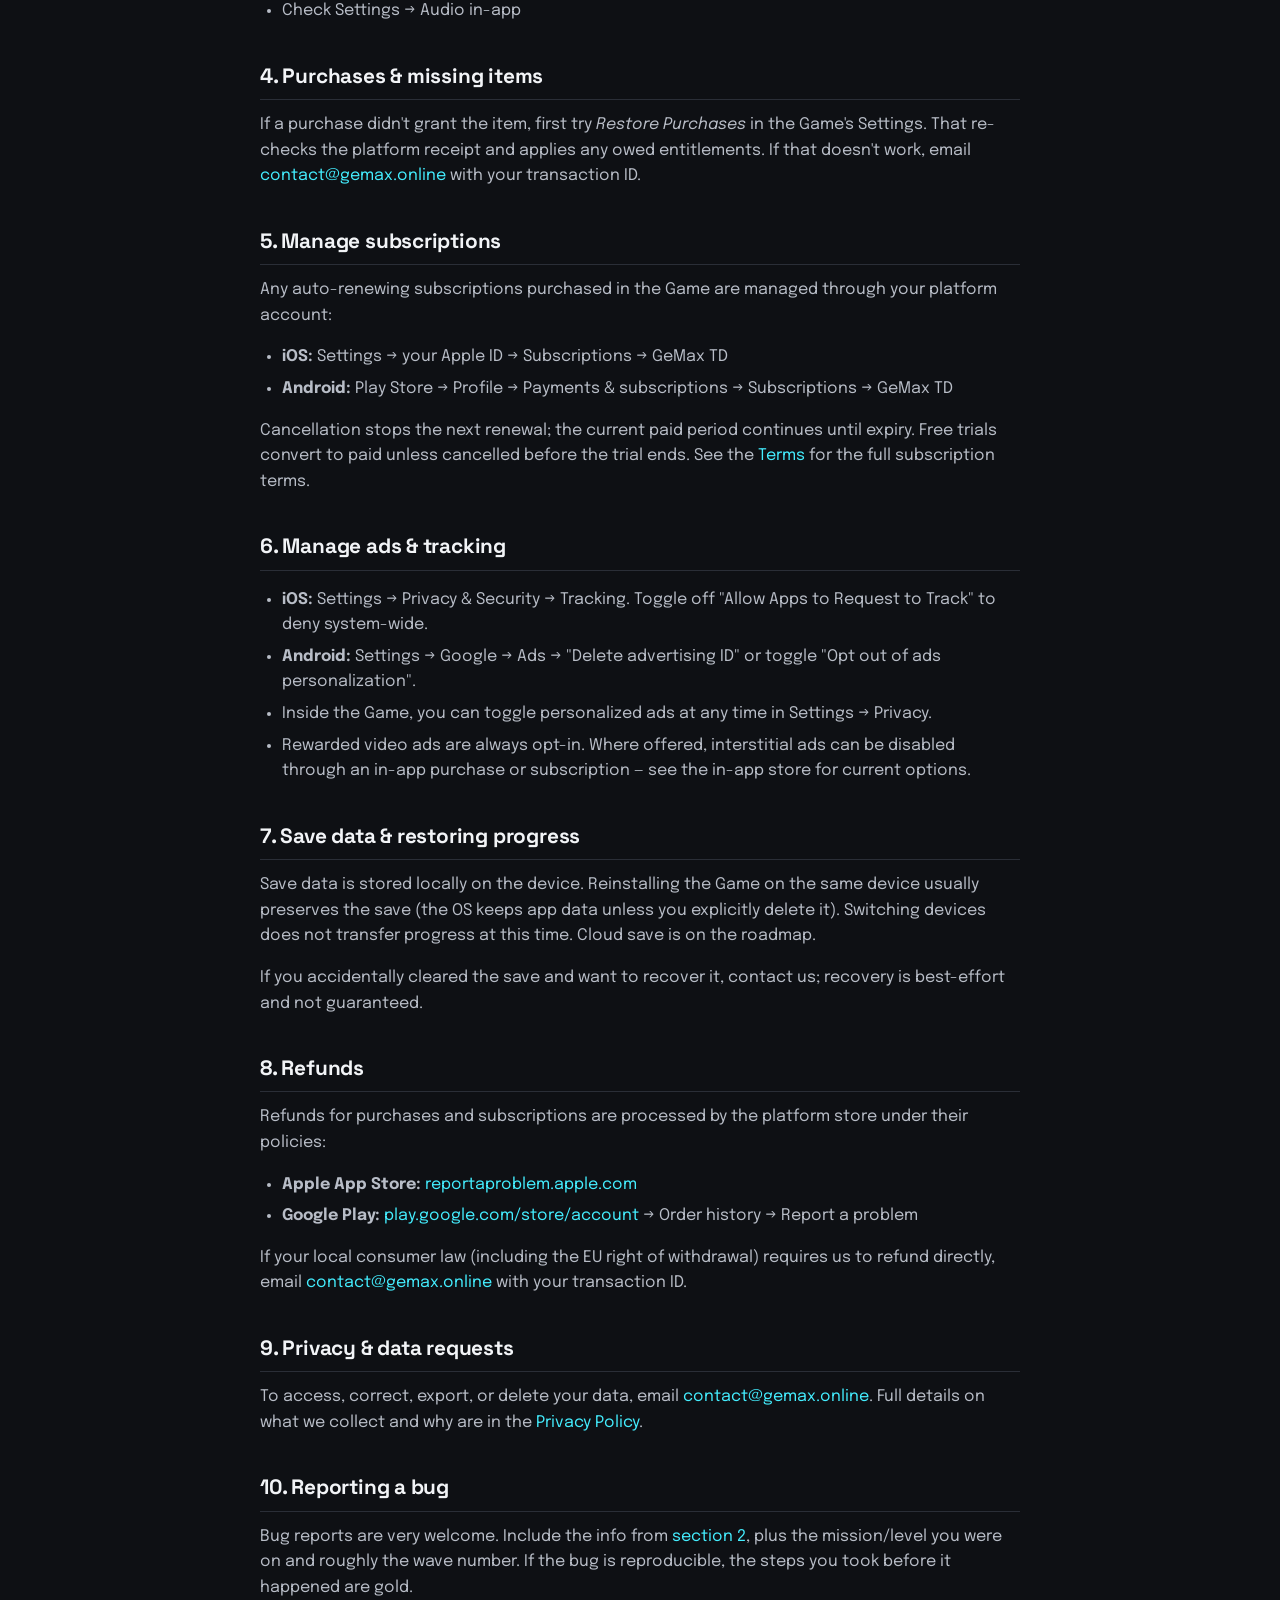
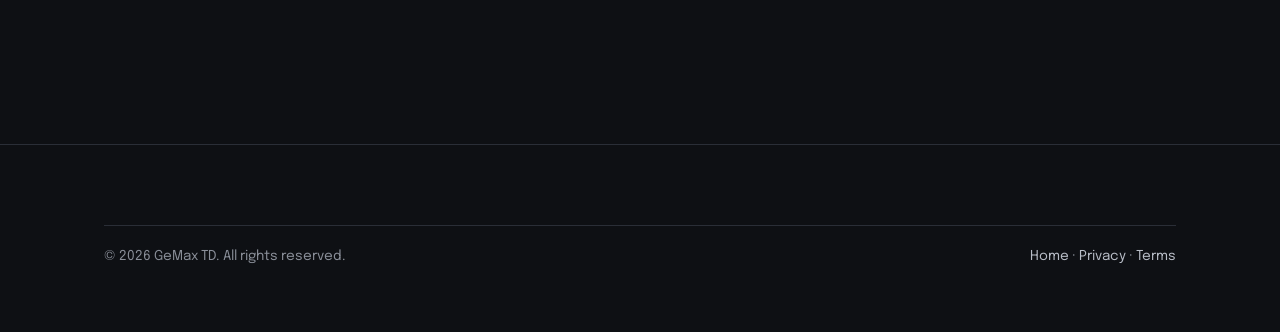
<file: support.html>
<!doctype html>
<html lang="en">
<head>
  <meta charset="utf-8" />
  <meta name="viewport" content="width=device-width, initial-scale=1, viewport-fit=cover" />
  <meta name="theme-color" content="#0E1014" />
  <title>Support — GeMax TD</title>
  <meta name="description" content="GeMax TD support: contact, common issues, refund pointers, and how to manage subscriptions and ads." />
  <link rel="canonical" href="https://td.gemax.online/support.html" />
  <link rel="icon" href="assets/favicon.png" type="image/png" />
  <link rel="preconnect" href="https://fonts.googleapis.com" />
  <link rel="preconnect" href="https://fonts.gstatic.com" crossorigin />
  <link href="https://fonts.googleapis.com/css2?family=Space+Grotesk:wght@500;700&family=Epilogue:wght@400;500;600&display=swap" rel="stylesheet" />
  <link rel="stylesheet" href="styles.css" />
</head>
<body>
  <header class="nav">
    <div class="container nav-inner">
      <a class="brand" href="/">
        <img src="assets/logo-mark.svg" alt="" />
        <span>GeMax <span class="td">TD</span></span>
      </a>
      <nav class="nav-links" aria-label="Primary">
        <a href="/">Home</a>
        <a href="privacy.html">Privacy</a>
        <a href="terms.html">Terms</a>
      </nav>
    </div>
  </header>

  <main class="container">
    <article class="legal">
      <h1>Support</h1>
      <p class="updated">Need a hand? Reach us at <a href="mailto:contact@gemax.online">contact@gemax.online</a>. Most responses within 2 business days.</p>

      <div class="toc">
        <h4>Contents</h4>
        <ol>
          <li><a href="#contact">Contact us</a></li>
          <li><a href="#info">What to include in your message</a></li>
          <li><a href="#common">Common issues</a></li>
          <li><a href="#purchases">Purchases &amp; missing items</a></li>
          <li><a href="#subscriptions">Manage subscriptions</a></li>
          <li><a href="#ads">Manage ads &amp; tracking</a></li>
          <li><a href="#save">Save data &amp; restoring progress</a></li>
          <li><a href="#refunds">Refunds</a></li>
          <li><a href="#privacy">Privacy &amp; data requests</a></li>
          <li><a href="#bugs">Reporting a bug</a></li>
        </ol>
      </div>

      <h2 id="contact">1. Contact us</h2>
      <p>For all enquiries — support, privacy / data requests, and legal — email <a href="mailto:contact@gemax.online">contact@gemax.online</a>.</p>

      <h2 id="info">2. What to include in your message</h2>
      <p>To help us respond quickly, include:</p>
      <ul>
        <li>Device model (e.g., iPhone 15 Pro, Pixel 8)</li>
        <li>OS version (e.g., iOS 18.4, Android 15)</li>
        <li>Game version (Settings → About in-app)</li>
        <li>What you were doing when the issue happened</li>
        <li>What you expected vs. what you saw</li>
        <li>For purchases: the transaction ID from your Apple or Google receipt</li>
        <li>Screenshots or a short screen recording, if possible</li>
      </ul>

      <h2 id="common">3. Common issues</h2>
      <h3>Game crashes on launch</h3>
      <ul>
        <li>Force-close the app and reopen it</li>
        <li>Restart your device</li>
        <li>Make sure your OS and the Game are up to date</li>
        <li>If it still crashes, email us with device, OS, and Game version</li>
      </ul>
      <h3>Performance feels sluggish</h3>
      <ul>
        <li>Close background apps</li>
        <li>Switch the speed control on the HUD to 1× during heavy waves</li>
        <li>Lower the device's "Reduce Motion" / "Power saver" setting if enabled — those can clamp framerate</li>
      </ul>
      <h3>Audio not playing</h3>
      <ul>
        <li>Make sure the device isn't on silent / Do Not Disturb that mutes media</li>
        <li>Check Settings → Audio in-app</li>
      </ul>

      <h2 id="purchases">4. Purchases &amp; missing items</h2>
      <p>
        If a purchase didn't grant the item, first try <em>Restore Purchases</em> in the Game's Settings.
        That re-checks the platform receipt and applies any owed entitlements. If that doesn't work, email
        <a href="mailto:contact@gemax.online">contact@gemax.online</a> with your transaction ID.
      </p>

      <h2 id="subscriptions">5. Manage subscriptions</h2>
      <p>
        Any auto-renewing subscriptions purchased in the Game are managed through your platform account:
      </p>
      <ul>
        <li><strong>iOS:</strong> Settings → your Apple ID → Subscriptions → GeMax TD</li>
        <li><strong>Android:</strong> Play Store → Profile → Payments &amp; subscriptions → Subscriptions → GeMax TD</li>
      </ul>
      <p>
        Cancellation stops the next renewal; the current paid period continues until expiry. Free trials
        convert to paid unless cancelled before the trial ends. See the
        <a href="terms.html#subscriptions">Terms</a> for the full subscription terms.
      </p>

      <h2 id="ads">6. Manage ads &amp; tracking</h2>
      <ul>
        <li><strong>iOS:</strong> Settings → Privacy &amp; Security → Tracking. Toggle off "Allow Apps to Request to Track" to deny system-wide.</li>
        <li><strong>Android:</strong> Settings → Google → Ads → "Delete advertising ID" or toggle "Opt out of ads personalization".</li>
        <li>Inside the Game, you can toggle personalized ads at any time in Settings → Privacy.</li>
        <li>Rewarded video ads are always opt-in. Where offered, interstitial ads can be disabled through an in-app purchase or subscription — see the in-app store for current options.</li>
      </ul>

      <h2 id="save">7. Save data &amp; restoring progress</h2>
      <p>
        Save data is stored locally on the device. Reinstalling the Game on the same device usually
        preserves the save (the OS keeps app data unless you explicitly delete it). Switching devices does
        not transfer progress at this time. Cloud save is on the roadmap.
      </p>
      <p>
        If you accidentally cleared the save and want to recover it, contact us; recovery is best-effort
        and not guaranteed.
      </p>

      <h2 id="refunds">8. Refunds</h2>
      <p>
        Refunds for purchases and subscriptions are processed by the platform store under their policies:
      </p>
      <ul>
        <li><strong>Apple App Store:</strong> <a href="https://reportaproblem.apple.com/" target="_blank" rel="noopener">reportaproblem.apple.com</a></li>
        <li><strong>Google Play:</strong> <a href="https://play.google.com/store/account" target="_blank" rel="noopener">play.google.com/store/account</a> → Order history → Report a problem</li>
      </ul>
      <p>
        If your local consumer law (including the EU right of withdrawal) requires us to refund directly,
        email <a href="mailto:contact@gemax.online">contact@gemax.online</a> with your transaction ID.
      </p>

      <h2 id="privacy">9. Privacy &amp; data requests</h2>
      <p>
        To access, correct, export, or delete your data, email
        <a href="mailto:contact@gemax.online">contact@gemax.online</a>. Full details on what we collect and
        why are in the <a href="privacy.html">Privacy Policy</a>.
      </p>

      <h2 id="bugs">10. Reporting a bug</h2>
      <p>
        Bug reports are very welcome. Include the info from <a href="#info">section 2</a>, plus the
        mission/level you were on and roughly the wave number. If the bug is reproducible, the steps you
        took before it happened are gold.
      </p>
    </article>
  </main>

  <footer>
    <div class="container">
      <div class="footer-meta">
        <span>© <span id="year">2026</span> GeMax TD. All rights reserved.</span>
        <span><a href="/">Home</a> · <a href="privacy.html">Privacy</a> · <a href="terms.html">Terms</a></span>
      </div>
    </div>
  </footer>
  <script>document.getElementById('year').textContent = new Date().getFullYear();</script>
</body>
</html>
</file>
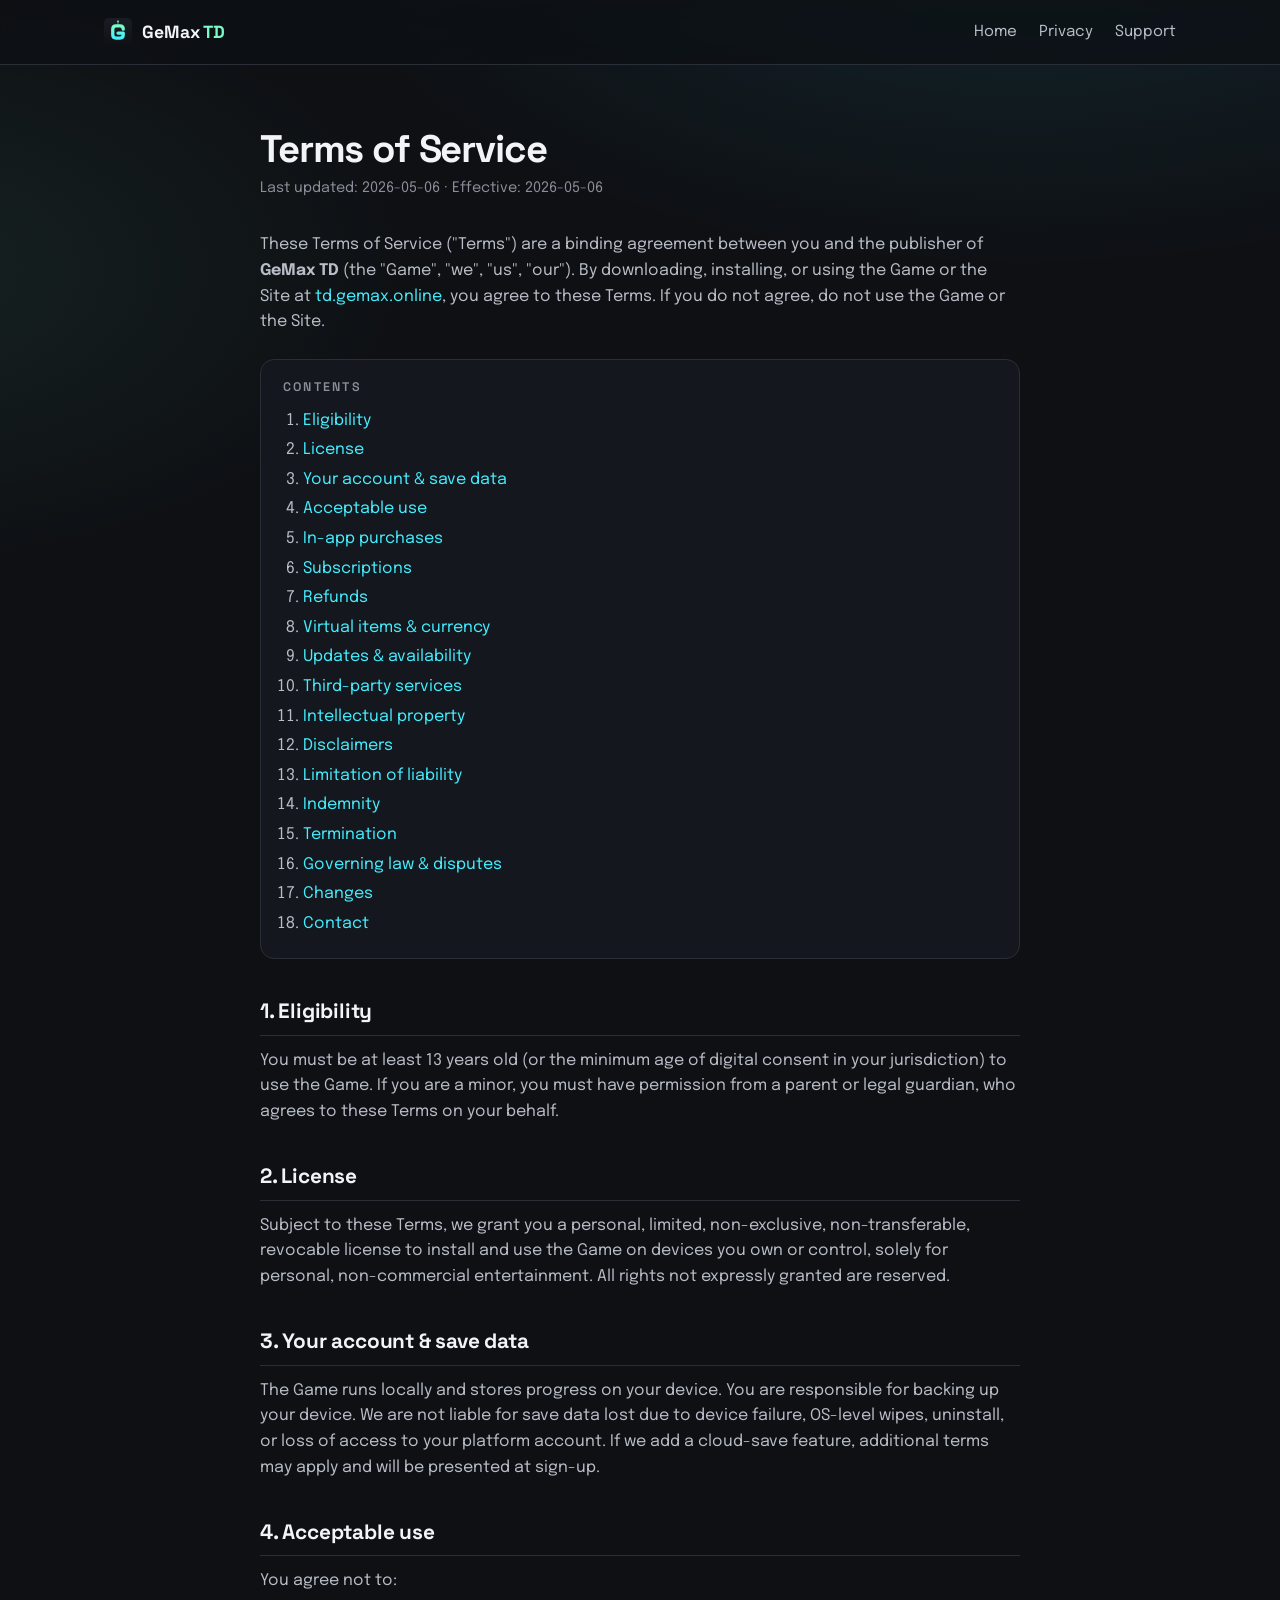
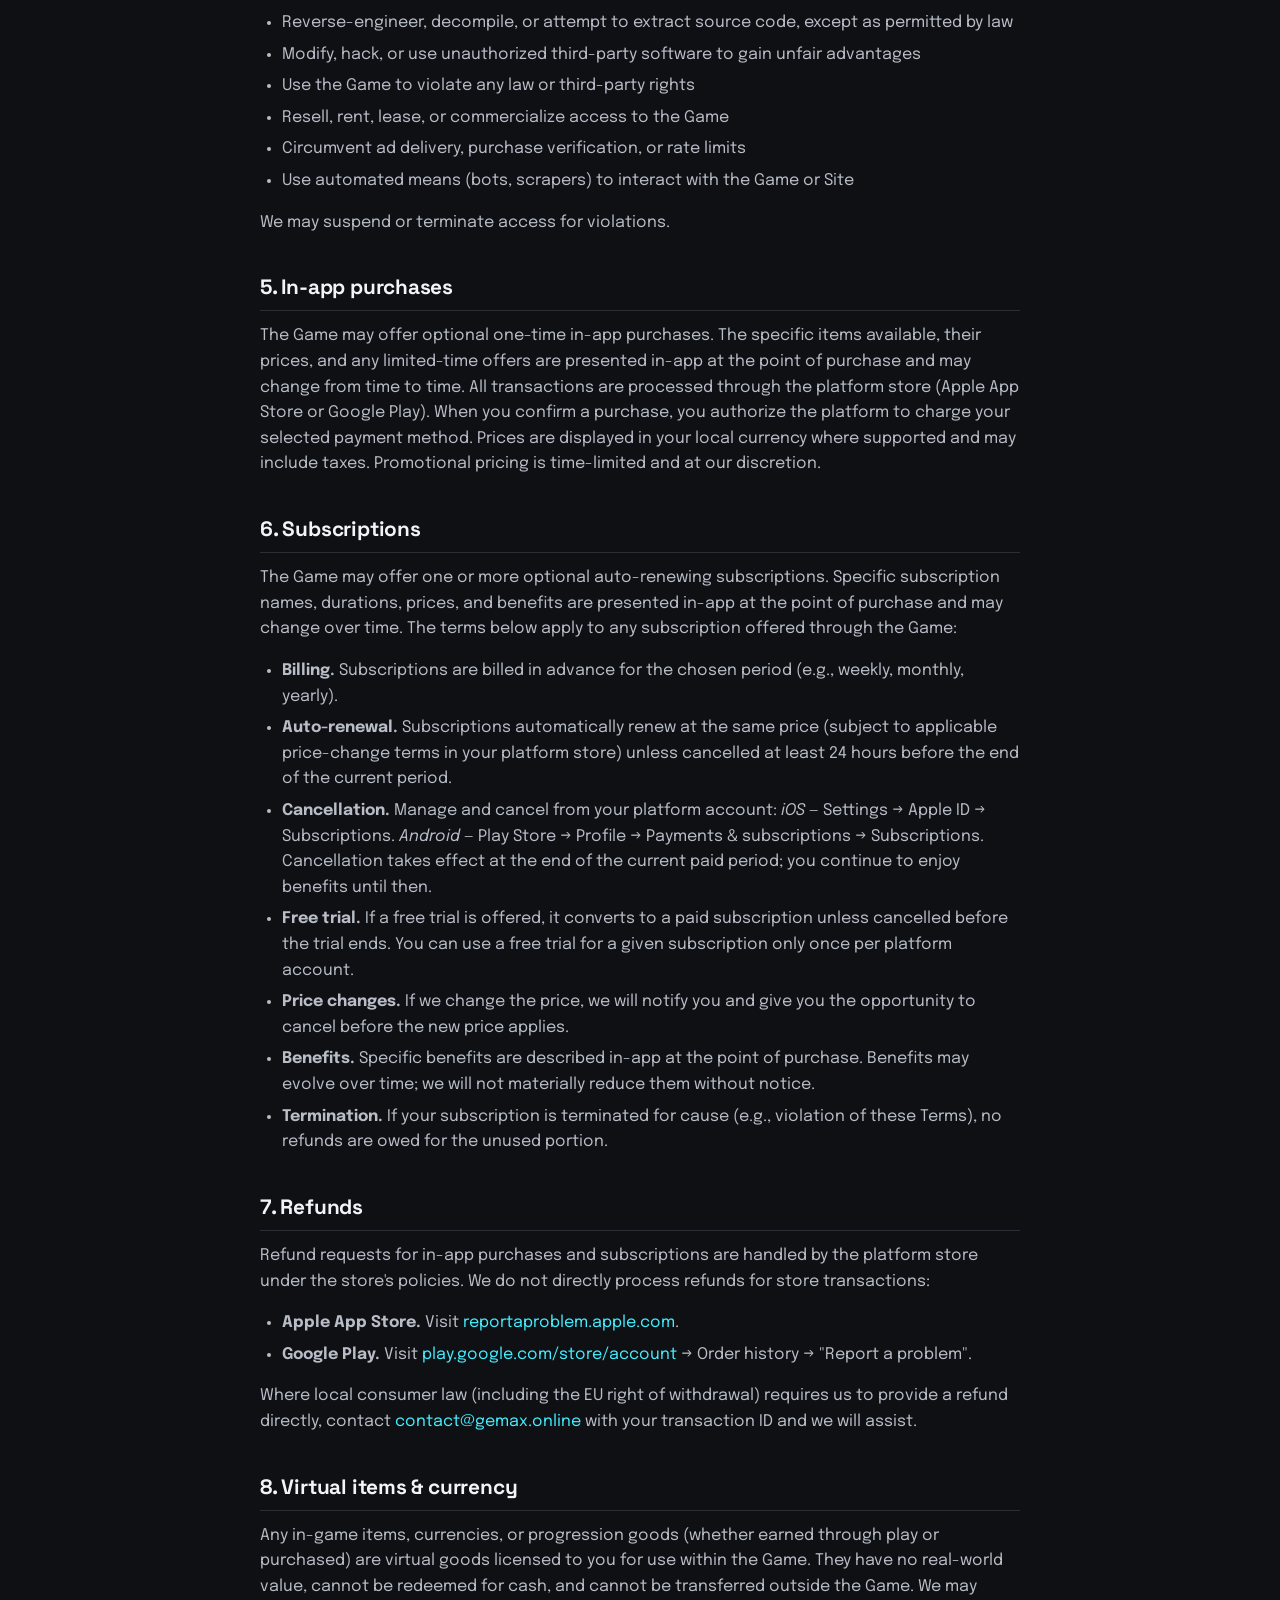
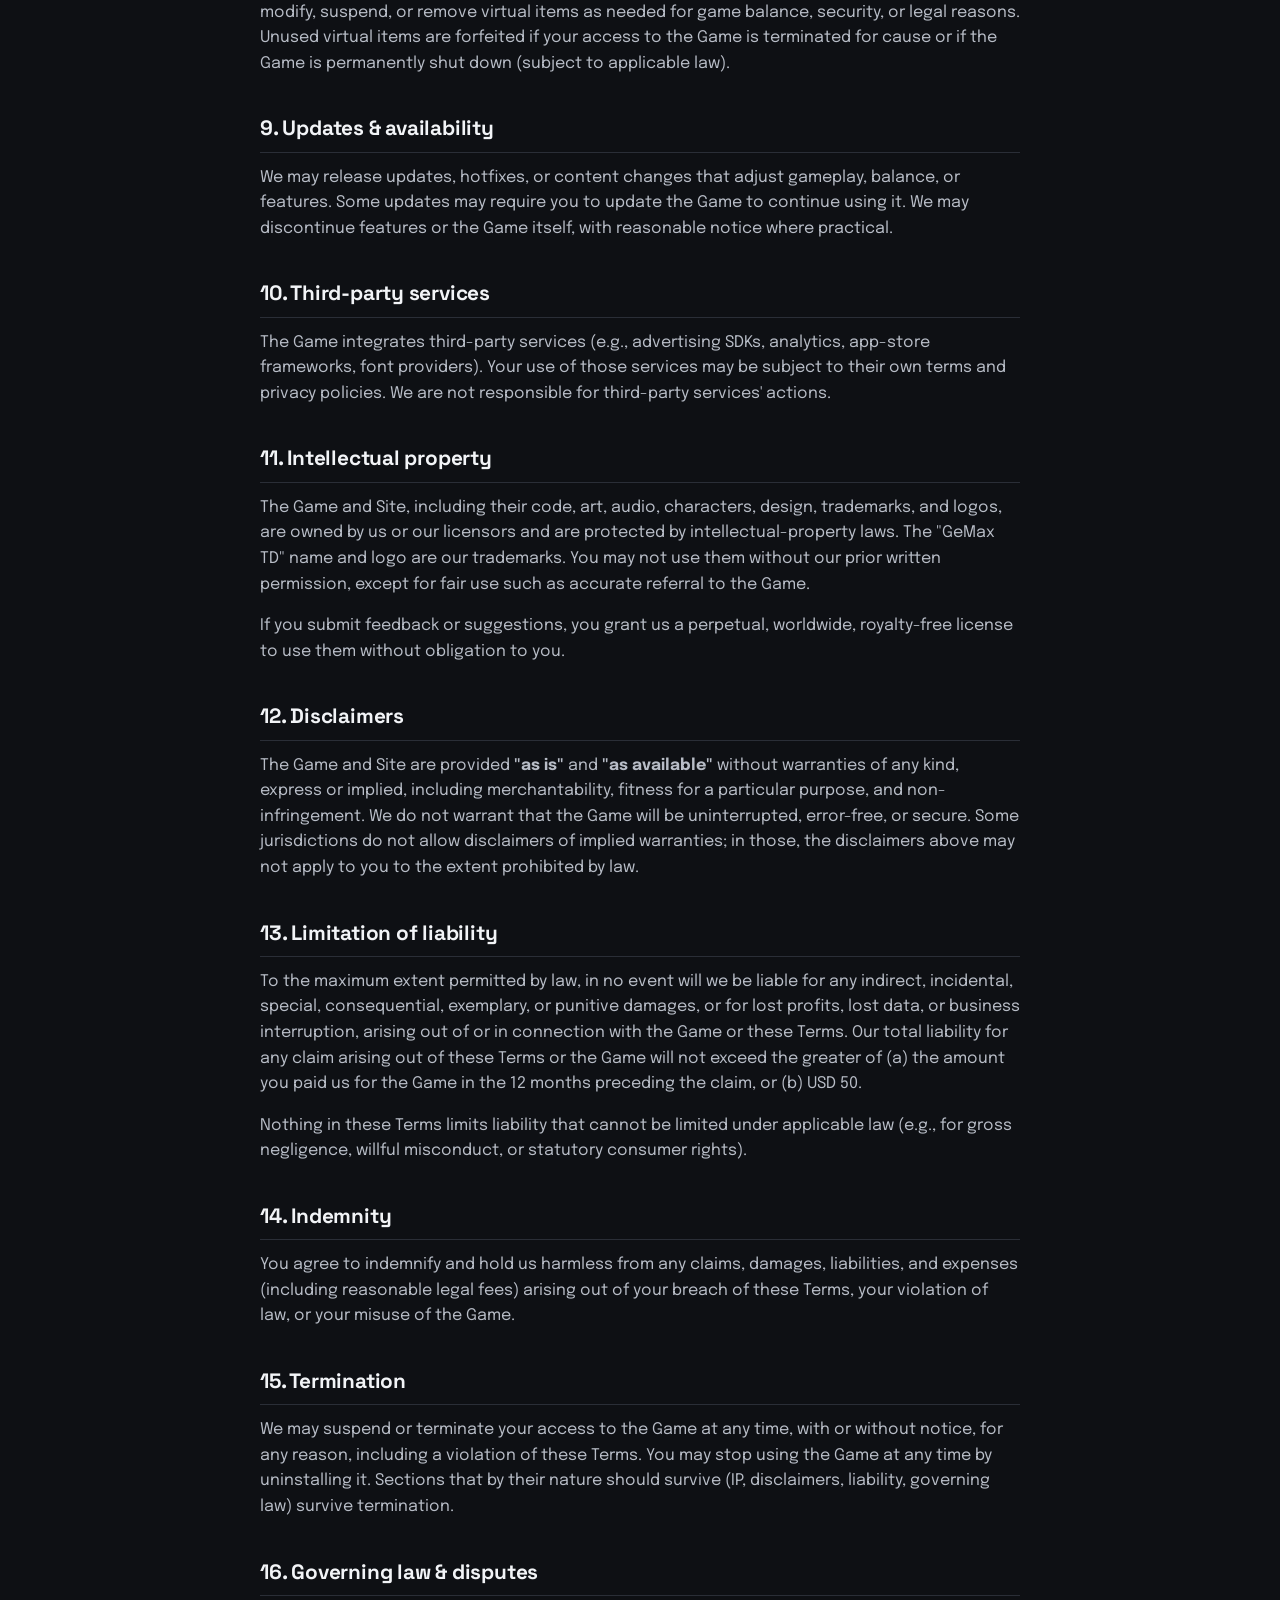
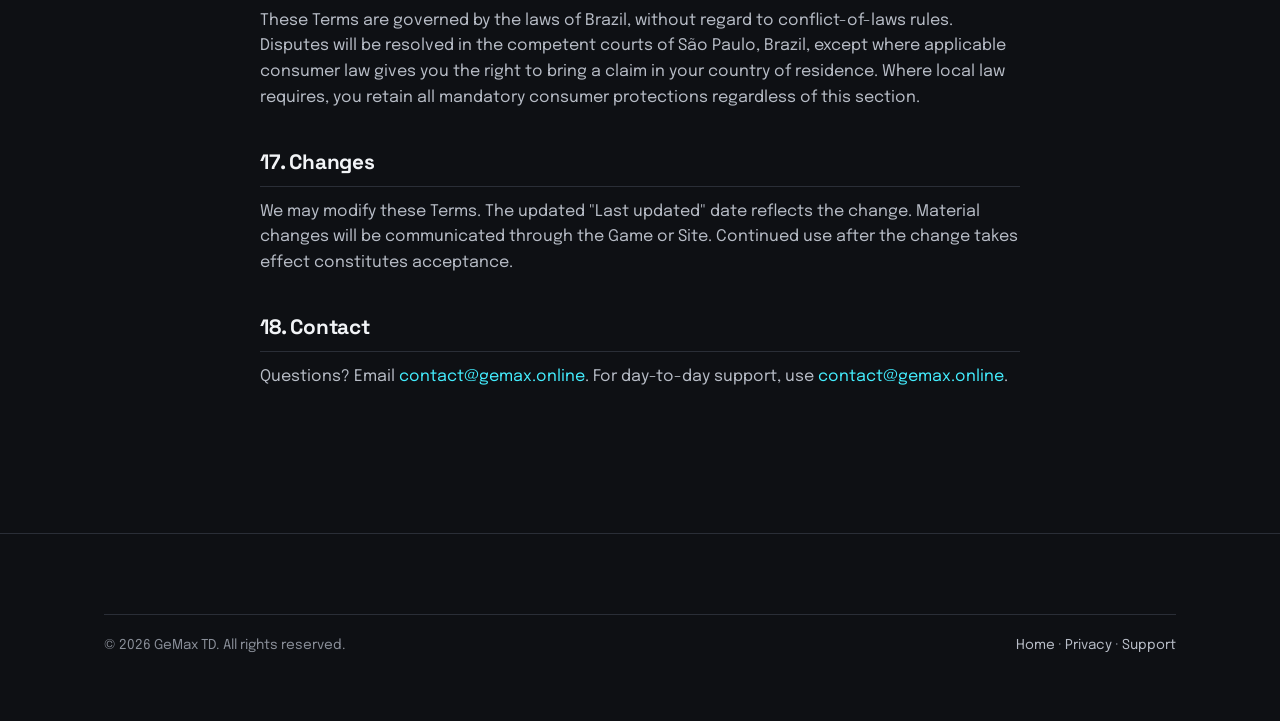
<file: terms.html>
<!doctype html>
<html lang="en">
<head>
  <meta charset="utf-8" />
  <meta name="viewport" content="width=device-width, initial-scale=1, viewport-fit=cover" />
  <meta name="theme-color" content="#0E1014" />
  <title>Terms of Service — GeMax TD</title>
  <meta name="description" content="GeMax TD terms of service: license, conduct, in-app purchases, subscriptions, refunds, disclaimers, and dispute resolution." />
  <link rel="canonical" href="https://td.gemax.online/terms.html" />
  <link rel="icon" href="assets/favicon.png" type="image/png" />
  <link rel="preconnect" href="https://fonts.googleapis.com" />
  <link rel="preconnect" href="https://fonts.gstatic.com" crossorigin />
  <link href="https://fonts.googleapis.com/css2?family=Space+Grotesk:wght@500;700&family=Epilogue:wght@400;500;600&display=swap" rel="stylesheet" />
  <link rel="stylesheet" href="styles.css" />
</head>
<body>
  <header class="nav">
    <div class="container nav-inner">
      <a class="brand" href="/">
        <img src="assets/logo-mark.svg" alt="" />
        <span>GeMax <span class="td">TD</span></span>
      </a>
      <nav class="nav-links" aria-label="Primary">
        <a href="/">Home</a>
        <a href="privacy.html">Privacy</a>
        <a href="support.html">Support</a>
      </nav>
    </div>
  </header>

  <main class="container">
    <article class="legal">
      <h1>Terms of Service</h1>
      <p class="updated">Last updated: 2026-05-06 · Effective: 2026-05-06</p>

      <p>
        These Terms of Service ("Terms") are a binding agreement between you and the publisher of
        <strong>GeMax TD</strong> (the "Game", "we", "us", "our"). By downloading, installing, or using the
        Game or the Site at <a href="https://td.gemax.online/">td.gemax.online</a>, you agree to these
        Terms. If you do not agree, do not use the Game or the Site.
      </p>

      <div class="toc">
        <h4>Contents</h4>
        <ol>
          <li><a href="#eligibility">Eligibility</a></li>
          <li><a href="#license">License</a></li>
          <li><a href="#account">Your account &amp; save data</a></li>
          <li><a href="#conduct">Acceptable use</a></li>
          <li><a href="#purchases">In-app purchases</a></li>
          <li><a href="#subscriptions">Subscriptions</a></li>
          <li><a href="#refunds">Refunds</a></li>
          <li><a href="#virtual">Virtual items &amp; currency</a></li>
          <li><a href="#updates">Updates &amp; availability</a></li>
          <li><a href="#thirdparty">Third-party services</a></li>
          <li><a href="#ip">Intellectual property</a></li>
          <li><a href="#disclaimers">Disclaimers</a></li>
          <li><a href="#liability">Limitation of liability</a></li>
          <li><a href="#indemnity">Indemnity</a></li>
          <li><a href="#termination">Termination</a></li>
          <li><a href="#law">Governing law &amp; disputes</a></li>
          <li><a href="#changes">Changes</a></li>
          <li><a href="#contact">Contact</a></li>
        </ol>
      </div>

      <h2 id="eligibility">1. Eligibility</h2>
      <p>
        You must be at least 13 years old (or the minimum age of digital consent in your jurisdiction) to
        use the Game. If you are a minor, you must have permission from a parent or legal guardian, who
        agrees to these Terms on your behalf.
      </p>

      <h2 id="license">2. License</h2>
      <p>
        Subject to these Terms, we grant you a personal, limited, non-exclusive, non-transferable,
        revocable license to install and use the Game on devices you own or control, solely for personal,
        non-commercial entertainment. All rights not expressly granted are reserved.
      </p>

      <h2 id="account">3. Your account &amp; save data</h2>
      <p>
        The Game runs locally and stores progress on your device. You are responsible for backing up your
        device. We are not liable for save data lost due to device failure, OS-level wipes, uninstall, or
        loss of access to your platform account. If we add a cloud-save feature, additional terms may apply
        and will be presented at sign-up.
      </p>

      <h2 id="conduct">4. Acceptable use</h2>
      <p>You agree not to:</p>
      <ul>
        <li>Reverse-engineer, decompile, or attempt to extract source code, except as permitted by law</li>
        <li>Modify, hack, or use unauthorized third-party software to gain unfair advantages</li>
        <li>Use the Game to violate any law or third-party rights</li>
        <li>Resell, rent, lease, or commercialize access to the Game</li>
        <li>Circumvent ad delivery, purchase verification, or rate limits</li>
        <li>Use automated means (bots, scrapers) to interact with the Game or Site</li>
      </ul>
      <p>We may suspend or terminate access for violations.</p>

      <h2 id="purchases">5. In-app purchases</h2>
      <p>
        The Game may offer optional one-time in-app purchases. The specific items available, their
        prices, and any limited-time offers are presented in-app at the point of purchase and may change
        from time to time. All transactions are processed through the platform store (Apple App Store or
        Google Play). When you confirm a purchase, you authorize the platform to charge your selected
        payment method. Prices are displayed in your local currency where supported and may include taxes.
        Promotional pricing is time-limited and at our discretion.
      </p>

      <h2 id="subscriptions">6. Subscriptions</h2>
      <p>
        The Game may offer one or more optional auto-renewing subscriptions. Specific subscription names,
        durations, prices, and benefits are presented in-app at the point of purchase and may change over
        time. The terms below apply to any subscription offered through the Game:
      </p>
      <ul>
        <li><strong>Billing.</strong> Subscriptions are billed in advance for the chosen period (e.g., weekly, monthly, yearly).</li>
        <li><strong>Auto-renewal.</strong> Subscriptions automatically renew at the same price (subject to applicable price-change terms in your platform store) unless cancelled at least 24 hours before the end of the current period.</li>
        <li><strong>Cancellation.</strong> Manage and cancel from your platform account: <em>iOS</em> — Settings → Apple ID → Subscriptions. <em>Android</em> — Play Store → Profile → Payments &amp; subscriptions → Subscriptions. Cancellation takes effect at the end of the current paid period; you continue to enjoy benefits until then.</li>
        <li><strong>Free trial.</strong> If a free trial is offered, it converts to a paid subscription unless cancelled before the trial ends. You can use a free trial for a given subscription only once per platform account.</li>
        <li><strong>Price changes.</strong> If we change the price, we will notify you and give you the opportunity to cancel before the new price applies.</li>
        <li><strong>Benefits.</strong> Specific benefits are described in-app at the point of purchase. Benefits may evolve over time; we will not materially reduce them without notice.</li>
        <li><strong>Termination.</strong> If your subscription is terminated for cause (e.g., violation of these Terms), no refunds are owed for the unused portion.</li>
      </ul>

      <h2 id="refunds">7. Refunds</h2>
      <p>
        Refund requests for in-app purchases and subscriptions are handled by the platform store under the
        store's policies. We do not directly process refunds for store transactions:
      </p>
      <ul>
        <li><strong>Apple App Store.</strong> Visit <a href="https://reportaproblem.apple.com/" target="_blank" rel="noopener">reportaproblem.apple.com</a>.</li>
        <li><strong>Google Play.</strong> Visit <a href="https://play.google.com/store/account" target="_blank" rel="noopener">play.google.com/store/account</a> → Order history → "Report a problem".</li>
      </ul>
      <p>
        Where local consumer law (including the EU right of withdrawal) requires us to provide a refund
        directly, contact <a href="mailto:contact@gemax.online">contact@gemax.online</a> with your
        transaction ID and we will assist.
      </p>

      <h2 id="virtual">8. Virtual items &amp; currency</h2>
      <p>
        Any in-game items, currencies, or progression goods (whether earned through play or purchased) are
        virtual goods licensed to you for use within the Game. They have no real-world value, cannot be
        redeemed for cash, and cannot be transferred outside the Game. We may modify, suspend, or remove
        virtual items as needed for game balance, security, or legal reasons. Unused virtual items are
        forfeited if your access to the Game is terminated for cause or if the Game is permanently shut
        down (subject to applicable law).
      </p>

      <h2 id="updates">9. Updates &amp; availability</h2>
      <p>
        We may release updates, hotfixes, or content changes that adjust gameplay, balance, or features.
        Some updates may require you to update the Game to continue using it. We may discontinue features
        or the Game itself, with reasonable notice where practical.
      </p>

      <h2 id="thirdparty">10. Third-party services</h2>
      <p>
        The Game integrates third-party services (e.g., advertising SDKs, analytics, app-store frameworks,
        font providers). Your use of those services may be subject to their own terms and privacy policies.
        We are not responsible for third-party services' actions.
      </p>

      <h2 id="ip">11. Intellectual property</h2>
      <p>
        The Game and Site, including their code, art, audio, characters, design, trademarks, and logos, are
        owned by us or our licensors and are protected by intellectual-property laws. The
        "GeMax TD" name and logo are our trademarks. You may not use them without our prior written
        permission, except for fair use such as accurate referral to the Game.
      </p>
      <p>
        If you submit feedback or suggestions, you grant us a perpetual, worldwide, royalty-free license to
        use them without obligation to you.
      </p>

      <h2 id="disclaimers">12. Disclaimers</h2>
      <p>
        The Game and Site are provided <strong>"as is"</strong> and <strong>"as available"</strong> without
        warranties of any kind, express or implied, including merchantability, fitness for a particular
        purpose, and non-infringement. We do not warrant that the Game will be uninterrupted, error-free,
        or secure. Some jurisdictions do not allow disclaimers of implied warranties; in those, the
        disclaimers above may not apply to you to the extent prohibited by law.
      </p>

      <h2 id="liability">13. Limitation of liability</h2>
      <p>
        To the maximum extent permitted by law, in no event will we be liable for any indirect, incidental,
        special, consequential, exemplary, or punitive damages, or for lost profits, lost data, or business
        interruption, arising out of or in connection with the Game or these Terms. Our total liability for
        any claim arising out of these Terms or the Game will not exceed the greater of (a) the amount you
        paid us for the Game in the 12 months preceding the claim, or (b) USD 50.
      </p>
      <p>
        Nothing in these Terms limits liability that cannot be limited under applicable law (e.g., for
        gross negligence, willful misconduct, or statutory consumer rights).
      </p>

      <h2 id="indemnity">14. Indemnity</h2>
      <p>
        You agree to indemnify and hold us harmless from any claims, damages, liabilities, and expenses
        (including reasonable legal fees) arising out of your breach of these Terms, your violation of law,
        or your misuse of the Game.
      </p>

      <h2 id="termination">15. Termination</h2>
      <p>
        We may suspend or terminate your access to the Game at any time, with or without notice, for any
        reason, including a violation of these Terms. You may stop using the Game at any time by
        uninstalling it. Sections that by their nature should survive (IP, disclaimers, liability,
        governing law) survive termination.
      </p>

      <h2 id="law">16. Governing law &amp; disputes</h2>
      <p>
        These Terms are governed by the laws of Brazil, without regard to conflict-of-laws rules. Disputes
        will be resolved in the competent courts of São Paulo, Brazil, except where applicable consumer law
        gives you the right to bring a claim in your country of residence. Where local law requires, you
        retain all mandatory consumer protections regardless of this section.
      </p>

      <h2 id="changes">17. Changes</h2>
      <p>
        We may modify these Terms. The updated "Last updated" date reflects the change. Material changes
        will be communicated through the Game or Site. Continued use after the change takes effect
        constitutes acceptance.
      </p>

      <h2 id="contact">18. Contact</h2>
      <p>
        Questions? Email <a href="mailto:contact@gemax.online">contact@gemax.online</a>. For day-to-day
        support, use <a href="mailto:contact@gemax.online">contact@gemax.online</a>.
      </p>
    </article>
  </main>

  <footer>
    <div class="container">
      <div class="footer-meta">
        <span>© <span id="year">2026</span> GeMax TD. All rights reserved.</span>
        <span><a href="/">Home</a> · <a href="privacy.html">Privacy</a> · <a href="support.html">Support</a></span>
      </div>
    </div>
  </footer>
  <script>document.getElementById('year').textContent = new Date().getFullYear();</script>
</body>
</html>
</file>
<file: styles.css>
/* GeMax TD — site styles. Brand: #44EEFF (cyan), #7AFCC9 (mint), #FFB14E (orange), #0E1014 (ink). */

:root {
  --ink: #0E1014;
  --ink-2: #14171D;
  --ink-3: #1B1F27;
  --line: #2A2E37;
  --text: #F2F4F7;
  --text-2: #B8BDC7;
  --text-3: #8A8F99;
  --cyan: #44EEFF;
  --mint: #7AFCC9;
  --orange: #FFB14E;
  --danger: #FF5C7A;
  --radius: 14px;
  --maxw: 1120px;
  --shadow-glow: 0 0 32px rgba(68, 238, 255, 0.18);
  --font-head: 'Space Grotesk', 'SpaceGrotesk_700Bold', system-ui, sans-serif;
  --font-body: 'Epilogue', 'Epilogue_400Regular', system-ui, sans-serif;
}

* { box-sizing: border-box; }

html, body {
  margin: 0;
  padding: 0;
  background: var(--ink);
  color: var(--text);
  font-family: var(--font-body);
  font-size: 16px;
  line-height: 1.6;
  -webkit-font-smoothing: antialiased;
  text-rendering: optimizeLegibility;
}

body {
  background:
    radial-gradient(1200px 600px at 80% -10%, rgba(68, 238, 255, 0.10), transparent 60%),
    radial-gradient(900px 500px at -10% 30%, rgba(122, 252, 201, 0.08), transparent 60%),
    radial-gradient(700px 400px at 50% 110%, rgba(255, 177, 78, 0.06), transparent 60%),
    var(--ink);
  background-attachment: fixed;
  min-height: 100dvh;
}

a { color: var(--cyan); text-decoration: none; }
a:hover { color: var(--mint); }

h1, h2, h3, h4 {
  font-family: var(--font-head);
  font-weight: 700;
  letter-spacing: -0.01em;
  margin: 0 0 0.5em;
  color: var(--text);
}

h1 { font-size: clamp(2.4rem, 6vw, 4rem); line-height: 1.05; letter-spacing: -0.03em; }
h2 { font-size: clamp(1.6rem, 3.4vw, 2.4rem); }
h3 { font-size: 1.2rem; }

p { margin: 0 0 1em; color: var(--text-2); }

code {
  font-family: ui-monospace, 'SF Mono', Menlo, monospace;
  font-size: 0.92em;
  background: var(--ink-3);
  padding: 0.15em 0.4em;
  border-radius: 6px;
  color: var(--mint);
}

.container {
  max-width: var(--maxw);
  margin: 0 auto;
  padding: 0 24px;
}

/* ---------- Top nav ---------- */
.nav {
  position: sticky;
  top: 0;
  z-index: 50;
  background: rgba(14, 16, 20, 0.78);
  backdrop-filter: saturate(140%) blur(10px);
  -webkit-backdrop-filter: saturate(140%) blur(10px);
  border-bottom: 1px solid var(--line);
}
.nav-inner {
  display: flex;
  align-items: center;
  justify-content: space-between;
  height: 64px;
}
.brand {
  display: inline-flex;
  align-items: center;
  gap: 10px;
  font-family: var(--font-head);
  font-weight: 700;
  font-size: 1.1rem;
  color: var(--text);
}
.brand img { height: 28px; width: 28px; }
.brand .td { color: var(--mint); }
.nav-links { display: flex; gap: 22px; align-items: center; }
.nav-links a { color: var(--text-2); font-size: 0.95rem; }
.nav-links a:hover { color: var(--text); }
.nav-cta {
  border: 1px solid var(--cyan);
  color: var(--cyan);
  padding: 8px 16px;
  border-radius: 999px;
  font-weight: 600;
  font-size: 0.9rem;
}
.nav-cta:hover {
  background: var(--cyan);
  color: var(--ink);
}
@media (max-width: 640px) {
  .nav-links a:not(.nav-cta) { display: none; }
}

/* ---------- Hero ---------- */
.hero {
  position: relative;
  padding: 96px 0 80px;
  overflow: hidden;
}
.hero-grid {
  display: grid;
  grid-template-columns: 1.15fr 1fr;
  gap: 48px;
  align-items: center;
}
@media (max-width: 880px) {
  .hero-grid { grid-template-columns: 1fr; }
}
.eyebrow {
  display: inline-flex;
  align-items: center;
  gap: 8px;
  font-family: var(--font-head);
  font-size: 0.78rem;
  letter-spacing: 0.32em;
  color: var(--cyan);
  text-transform: uppercase;
  margin-bottom: 18px;
}
.eyebrow::before {
  content: "";
  width: 8px; height: 8px;
  background: var(--cyan);
  border-radius: 50%;
  box-shadow: 0 0 12px var(--cyan);
}
.hero h1 .accent { color: var(--mint); }
.hero p.lead {
  font-size: 1.15rem;
  color: var(--text-2);
  max-width: 56ch;
  margin-bottom: 28px;
}
.cta-row { display: flex; gap: 14px; flex-wrap: wrap; }
.btn {
  display: inline-flex;
  align-items: center;
  gap: 10px;
  padding: 14px 22px;
  border-radius: 999px;
  font-weight: 600;
  font-family: var(--font-head);
  font-size: 0.95rem;
  border: 1px solid transparent;
  transition: transform 0.15s ease, box-shadow 0.2s ease, background 0.2s ease, color 0.2s ease;
  cursor: pointer;
}
.btn-primary {
  background: var(--cyan);
  color: var(--ink);
  box-shadow: var(--shadow-glow);
}
.btn-primary:hover { background: var(--mint); transform: translateY(-1px); }
.btn-secondary {
  border-color: var(--line);
  color: var(--text);
  background: transparent;
}
.btn-secondary:hover { border-color: var(--cyan); color: var(--cyan); }
.btn .pill {
  font-size: 0.7rem;
  padding: 2px 8px;
  border-radius: 999px;
  background: rgba(14, 16, 20, 0.25);
  border: 1px solid rgba(14, 16, 20, 0.25);
}

.hero-art {
  position: relative;
  aspect-ratio: 1 / 1;
  max-width: 480px;
  width: 100%;
  margin: 0 auto;
  border-radius: 24px;
  background:
    radial-gradient(closest-side at 50% 50%, rgba(68, 238, 255, 0.18), transparent 70%),
    linear-gradient(160deg, rgba(122, 252, 201, 0.06), rgba(255, 177, 78, 0.04)),
    var(--ink-2);
  border: 1px solid var(--line);
  display: grid;
  place-items: center;
  overflow: hidden;
}
.hero-art::before {
  content: "";
  position: absolute;
  inset: 0;
  background-image:
    linear-gradient(transparent 95%, rgba(68, 238, 255, 0.10) 0),
    linear-gradient(90deg, transparent 95%, rgba(68, 238, 255, 0.10) 0);
  background-size: 28px 28px;
  mask-image: radial-gradient(closest-side at 50% 50%, black, transparent 80%);
  -webkit-mask-image: radial-gradient(closest-side at 50% 50%, black, transparent 80%);
}
.hero-art img {
  width: 72%;
  height: auto;
  filter: drop-shadow(0 0 30px rgba(68, 238, 255, 0.35));
  position: relative;
  z-index: 1;
}

/* ---------- Stat strip ---------- */
.stats {
  display: grid;
  grid-template-columns: repeat(4, 1fr);
  gap: 16px;
  margin-top: 48px;
}
@media (max-width: 720px) {
  .stats { grid-template-columns: repeat(2, 1fr); }
}
.stat {
  background: var(--ink-2);
  border: 1px solid var(--line);
  border-radius: var(--radius);
  padding: 18px 18px 16px;
}
.stat .num {
  font-family: var(--font-head);
  font-weight: 700;
  font-size: 1.8rem;
  color: var(--text);
  letter-spacing: -0.02em;
}
.stat .num .unit { color: var(--mint); margin-left: 4px; font-size: 1.1rem; }
.stat .label {
  display: block;
  font-size: 0.78rem;
  letter-spacing: 0.18em;
  text-transform: uppercase;
  color: var(--text-3);
  margin-top: 4px;
}

/* ---------- Sections ---------- */
section { padding: 80px 0; }
.section-head { text-align: center; max-width: 720px; margin: 0 auto 48px; }
.section-head .eyebrow { justify-content: center; display: inline-flex; }

.cards {
  display: grid;
  grid-template-columns: repeat(3, 1fr);
  gap: 18px;
}
@media (max-width: 880px) { .cards { grid-template-columns: repeat(2, 1fr); } }
@media (max-width: 560px) { .cards { grid-template-columns: 1fr; } }
.card {
  background: var(--ink-2);
  border: 1px solid var(--line);
  border-radius: var(--radius);
  padding: 24px;
  transition: border-color 0.2s ease, transform 0.2s ease;
}
.card:hover { border-color: var(--cyan); transform: translateY(-2px); }
.card .icon {
  width: 38px; height: 38px;
  border-radius: 10px;
  background: linear-gradient(135deg, var(--cyan), var(--mint));
  display: grid; place-items: center;
  color: var(--ink);
  font-weight: 700;
  margin-bottom: 14px;
  font-family: var(--font-head);
}
.card h3 { margin-bottom: 6px; }
.card p { margin: 0; font-size: 0.95rem; }

/* ---------- Gameplay split ---------- */
.split {
  display: grid;
  grid-template-columns: 1fr 1fr;
  gap: 32px;
  align-items: center;
}
@media (max-width: 880px) { .split { grid-template-columns: 1fr; } }
.split .panel {
  background: var(--ink-2);
  border: 1px solid var(--line);
  border-radius: var(--radius);
  padding: 28px;
}
.split ul { padding-left: 0; list-style: none; margin: 0; }
.split li {
  position: relative;
  padding: 8px 0 8px 28px;
  border-bottom: 1px dashed var(--line);
  color: var(--text-2);
}
.split li:last-child { border-bottom: 0; }
.split li::before {
  content: "";
  position: absolute;
  left: 0; top: 16px;
  width: 14px; height: 2px;
  background: var(--cyan);
  box-shadow: 0 0 10px var(--cyan);
}

/* ---------- Screenshots ---------- */
.shots {
  display: grid;
  grid-template-columns: repeat(3, 1fr);
  gap: 18px;
}
@media (max-width: 880px) { .shots { grid-template-columns: repeat(2, 1fr); } }
@media (max-width: 560px) { .shots { grid-template-columns: 1fr; } }
.shot { margin: 0; }
.shot-frame {
  position: relative;
  aspect-ratio: 9 / 19.5;
  background:
    repeating-linear-gradient(45deg, rgba(68, 238, 255, 0.05) 0 2px, transparent 2px 14px),
    linear-gradient(160deg, rgba(122, 252, 201, 0.08), rgba(255, 177, 78, 0.04)),
    var(--ink-2);
  border: 1px dashed var(--line);
  border-radius: var(--radius);
  overflow: hidden;
  display: grid;
  place-items: center;
}
.shot-frame::before {
  content: attr(data-label);
  font-family: var(--font-head);
  letter-spacing: 0.18em;
  text-transform: uppercase;
  font-size: 0.78rem;
  color: var(--text-3);
  text-align: center;
  padding: 0 16px;
}
.shot-frame img {
  width: 100%;
  height: 100%;
  object-fit: cover;
  border-radius: inherit;
}
.shot-frame:has(img)::before { display: none; }
.shot figcaption {
  margin-top: 10px;
  font-size: 0.85rem;
  color: var(--text-3);
  text-align: center;
  letter-spacing: 0.04em;
}

/* ---------- Disclosure (monetization) ---------- */
.disclosure {
  background: linear-gradient(180deg, rgba(255, 177, 78, 0.06), transparent 80%), var(--ink-2);
  border: 1px solid var(--line);
  border-left: 3px solid var(--orange);
  border-radius: var(--radius);
  padding: 24px 28px;
}
.disclosure h3 { color: var(--orange); }

/* ---------- FAQ ---------- */
.faq details {
  background: var(--ink-2);
  border: 1px solid var(--line);
  border-radius: var(--radius);
  padding: 16px 20px;
  margin-bottom: 12px;
}
.faq details[open] { border-color: var(--cyan); }
.faq summary {
  cursor: pointer;
  font-family: var(--font-head);
  font-weight: 600;
  color: var(--text);
  list-style: none;
}
.faq summary::-webkit-details-marker { display: none; }
.faq summary::after {
  content: "+";
  float: right;
  color: var(--cyan);
  font-weight: 400;
  transition: transform 0.2s ease;
}
.faq details[open] summary::after { content: "−"; }
.faq p { margin-top: 12px; }

/* ---------- Footer ---------- */
footer {
  border-top: 1px solid var(--line);
  padding: 48px 0 64px;
  margin-top: 32px;
}
.footer-grid {
  display: grid;
  grid-template-columns: 2fr 1fr 1fr 1fr;
  gap: 32px;
}
@media (max-width: 720px) { .footer-grid { grid-template-columns: 1fr 1fr; } }
footer h4 {
  font-size: 0.78rem;
  letter-spacing: 0.18em;
  text-transform: uppercase;
  color: var(--text-3);
  margin-bottom: 12px;
  font-weight: 600;
}
footer ul { list-style: none; padding: 0; margin: 0; }
footer li { margin-bottom: 8px; }
footer a { color: var(--text-2); }
footer a:hover { color: var(--cyan); }
.footer-meta {
  margin-top: 32px;
  padding-top: 20px;
  border-top: 1px solid var(--line);
  display: flex;
  justify-content: space-between;
  flex-wrap: wrap;
  gap: 12px;
  font-size: 0.85rem;
  color: var(--text-3);
}

/* ---------- Legal pages ---------- */
.legal {
  padding: 64px 0 96px;
  max-width: 760px;
  margin: 0 auto;
}
.legal h1 { font-size: 2.4rem; margin-bottom: 8px; }
.legal .updated { color: var(--text-3); font-size: 0.9rem; margin-bottom: 32px; }
.legal h2 {
  font-size: 1.3rem;
  margin: 36px 0 12px;
  padding-bottom: 6px;
  border-bottom: 1px solid var(--line);
}
.legal h3 { font-size: 1.05rem; margin: 24px 0 8px; color: var(--mint); }
.legal ul { color: var(--text-2); padding-left: 22px; }
.legal li { margin-bottom: 6px; }
.legal a { color: var(--cyan); }
.legal a:hover { text-decoration: underline; }

.toc {
  background: var(--ink-2);
  border: 1px solid var(--line);
  border-radius: var(--radius);
  padding: 18px 22px;
  margin: 24px 0 32px;
}
.toc h4 {
  font-size: 0.78rem;
  letter-spacing: 0.18em;
  text-transform: uppercase;
  color: var(--text-3);
  margin: 0 0 10px;
  font-weight: 600;
}
.toc ol { margin: 0; padding-left: 20px; color: var(--text-2); }
.toc li { margin-bottom: 4px; }

/* ---------- 404 ---------- */
.error-page {
  min-height: calc(100dvh - 64px);
  display: grid;
  place-items: center;
  text-align: center;
  padding: 80px 24px;
}
.error-page .code {
  font-family: var(--font-head);
  font-size: clamp(5rem, 18vw, 10rem);
  background: linear-gradient(135deg, var(--cyan), var(--mint));
  -webkit-background-clip: text;
  background-clip: text;
  color: transparent;
  letter-spacing: -0.04em;
  line-height: 1;
}

/* ---------- Utility ---------- */
.muted { color: var(--text-3); }
.center { text-align: center; }
.divider { height: 1px; background: var(--line); margin: 48px 0; }
hr { border: 0; border-top: 1px solid var(--line); margin: 32px 0; }

/* Skip link */
.skip {
  position: absolute;
  left: -9999px;
}
.skip:focus {
  left: 16px;
  top: 16px;
  background: var(--cyan);
  color: var(--ink);
  padding: 10px 16px;
  border-radius: 8px;
  z-index: 100;
}
</file>
